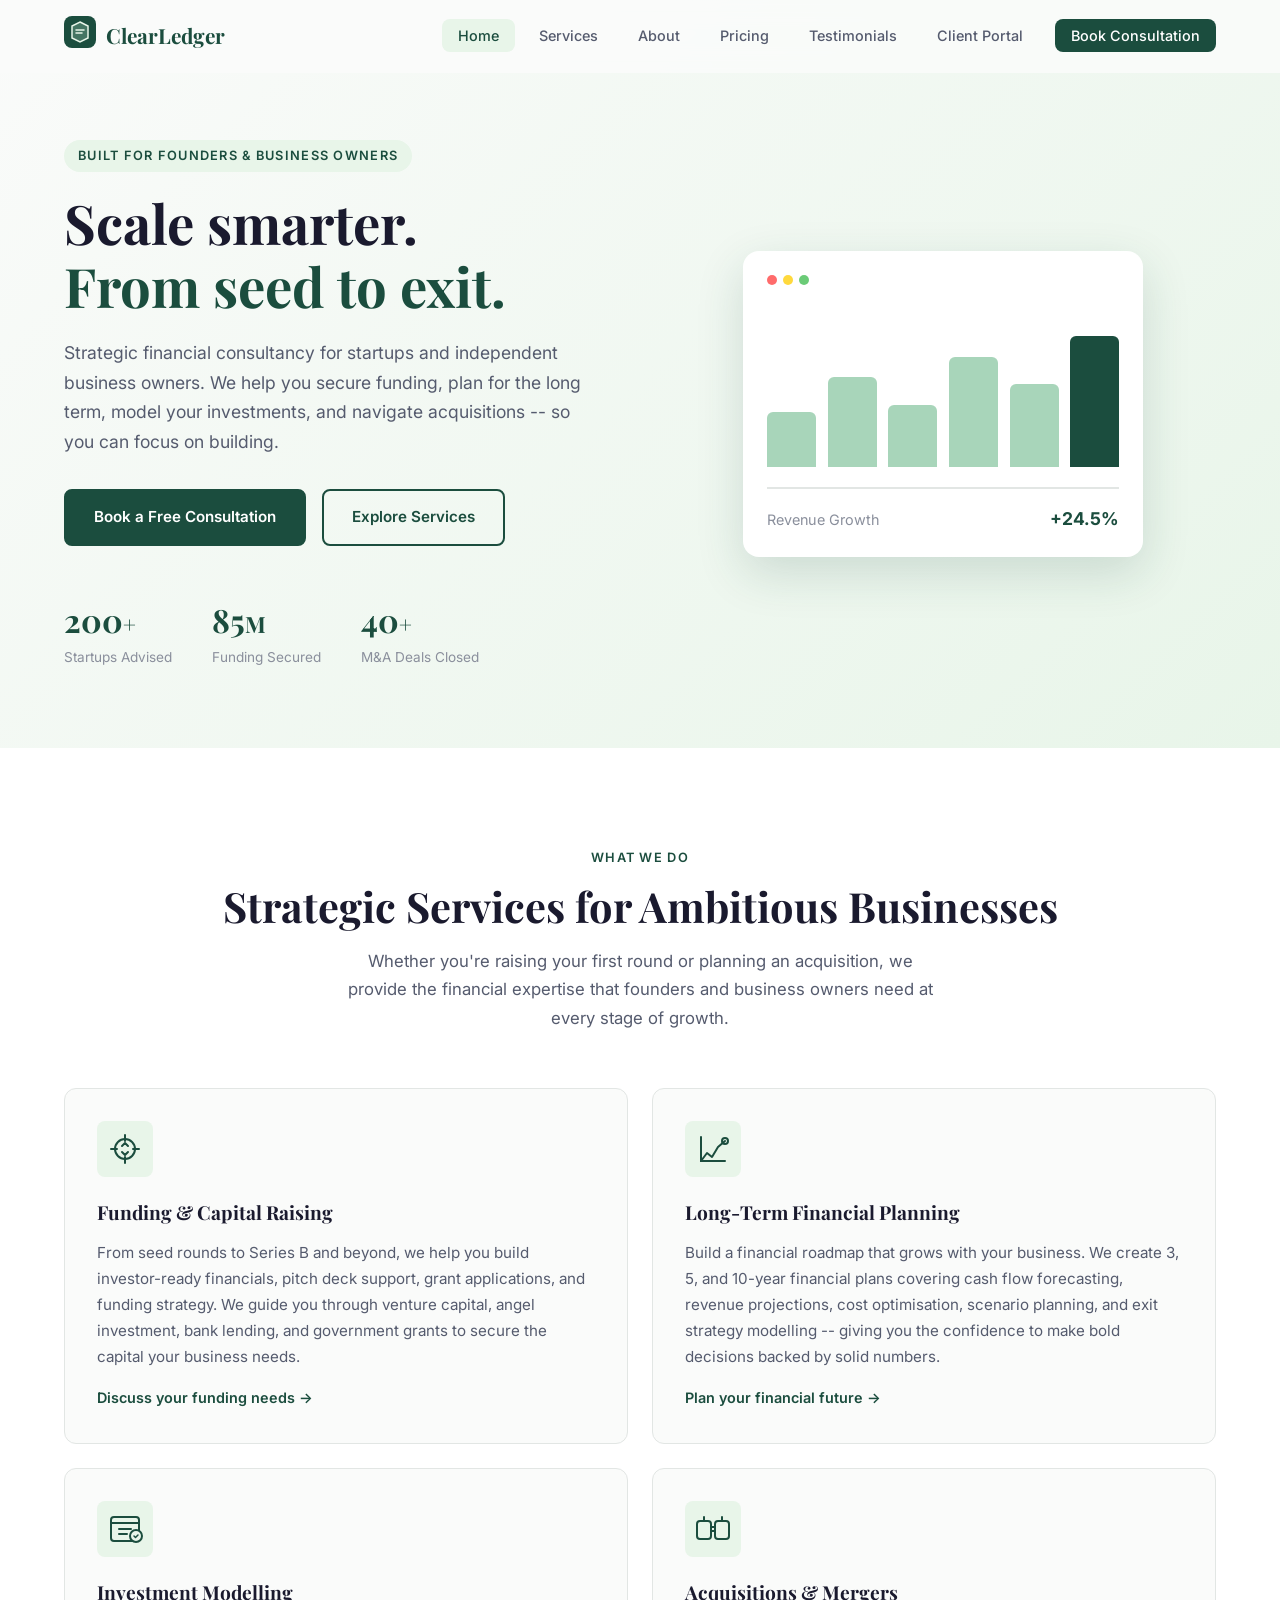
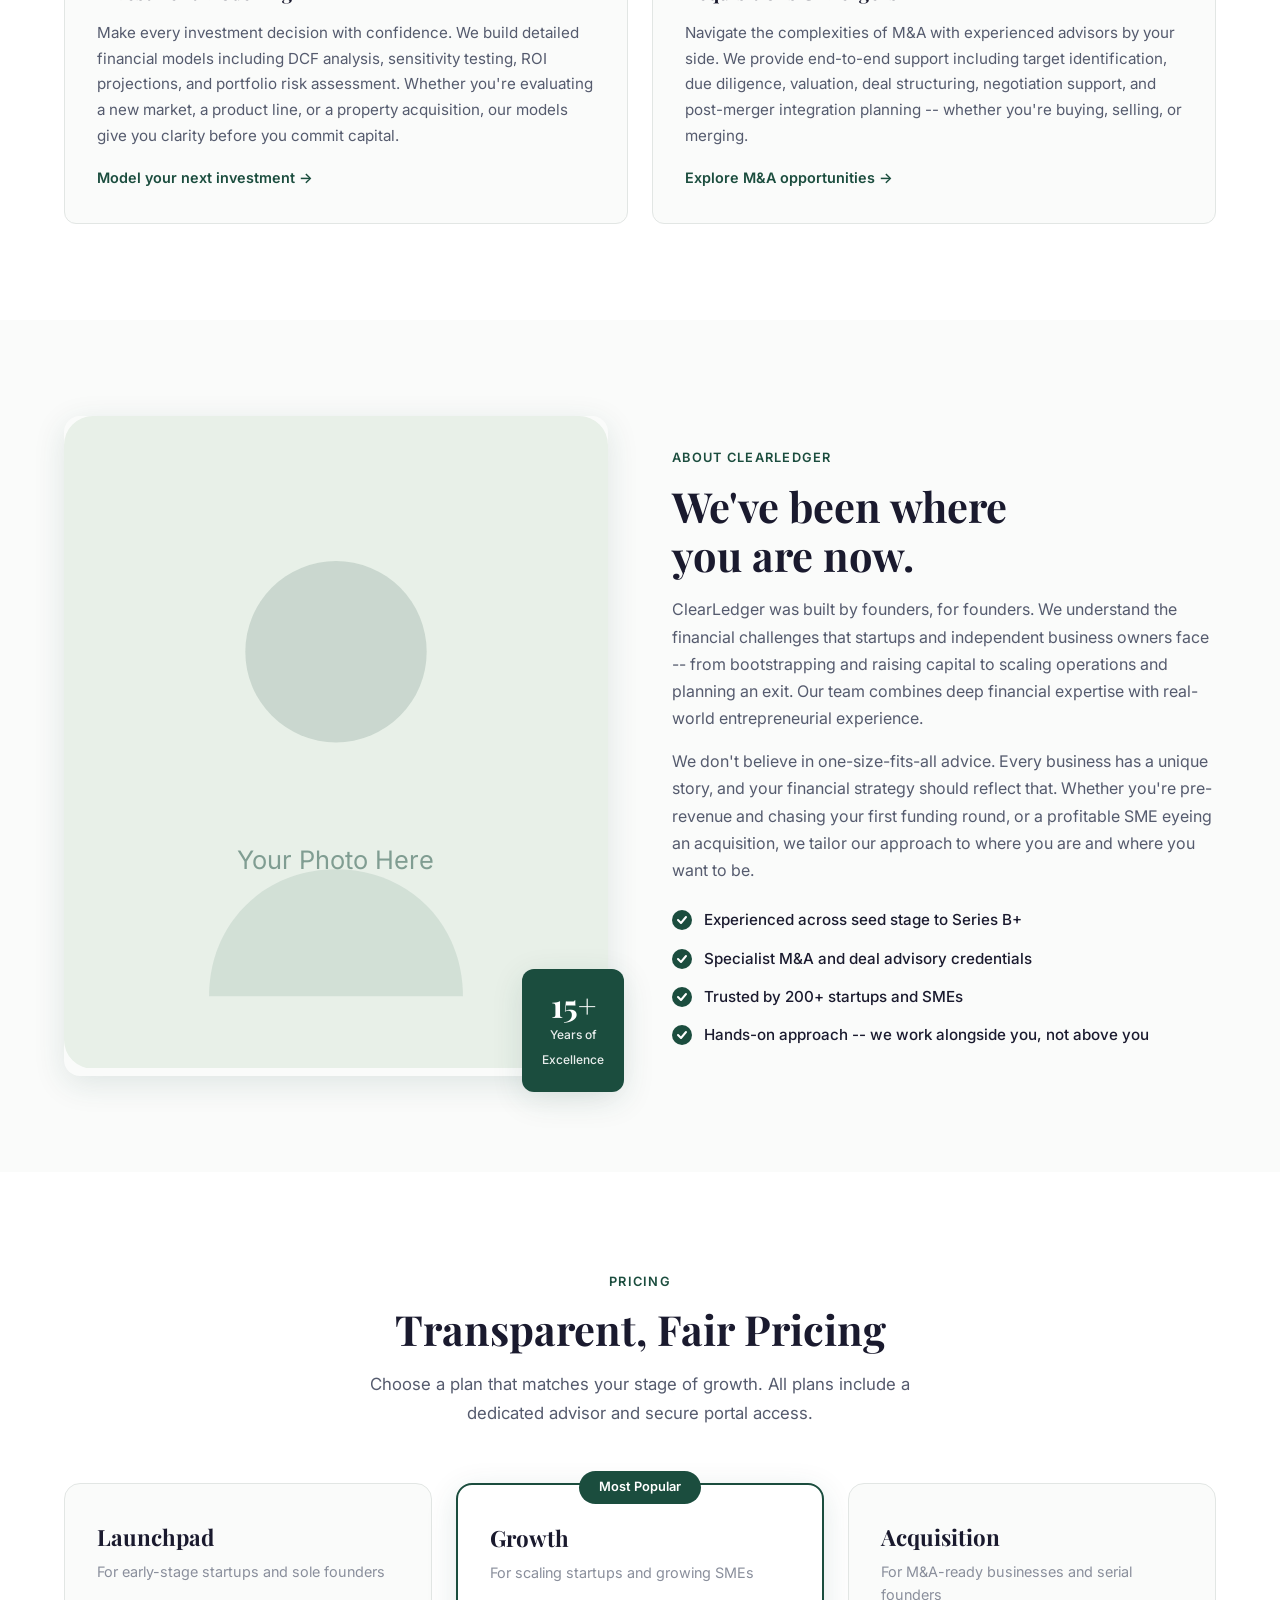
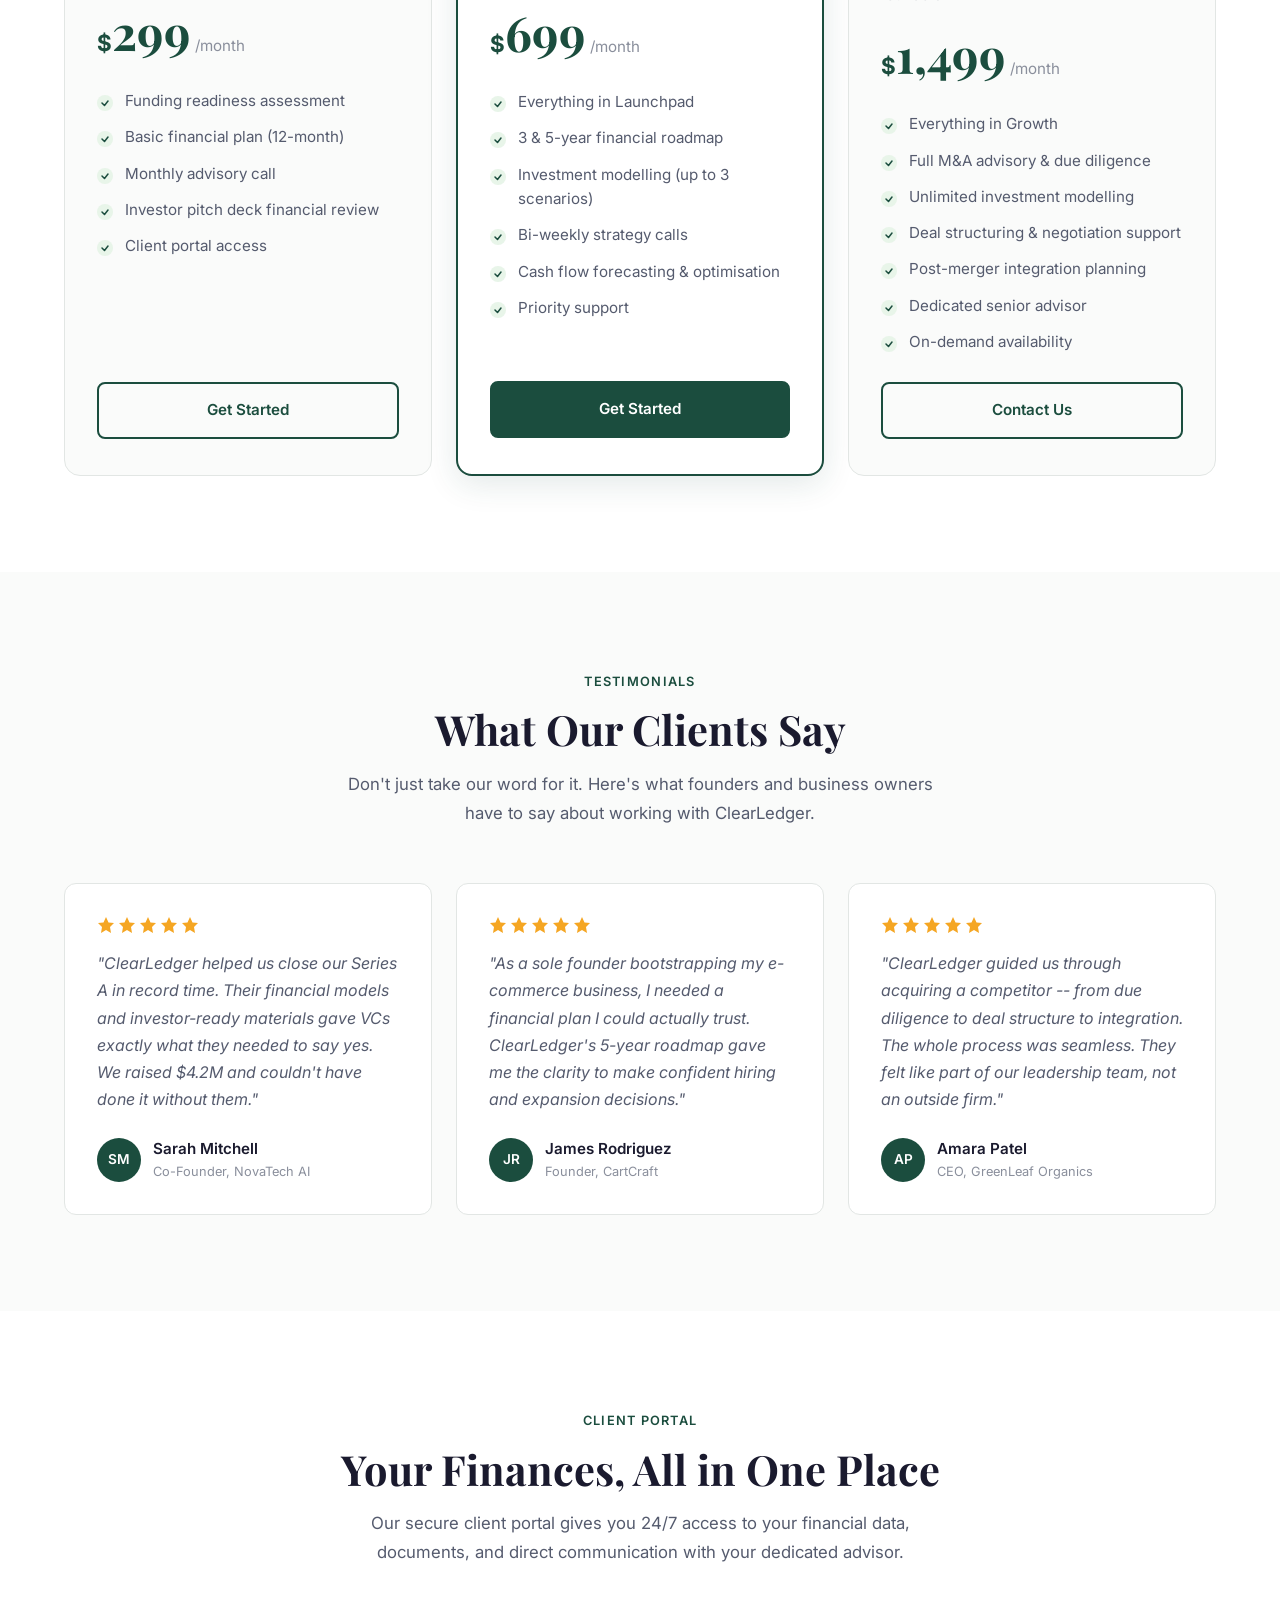
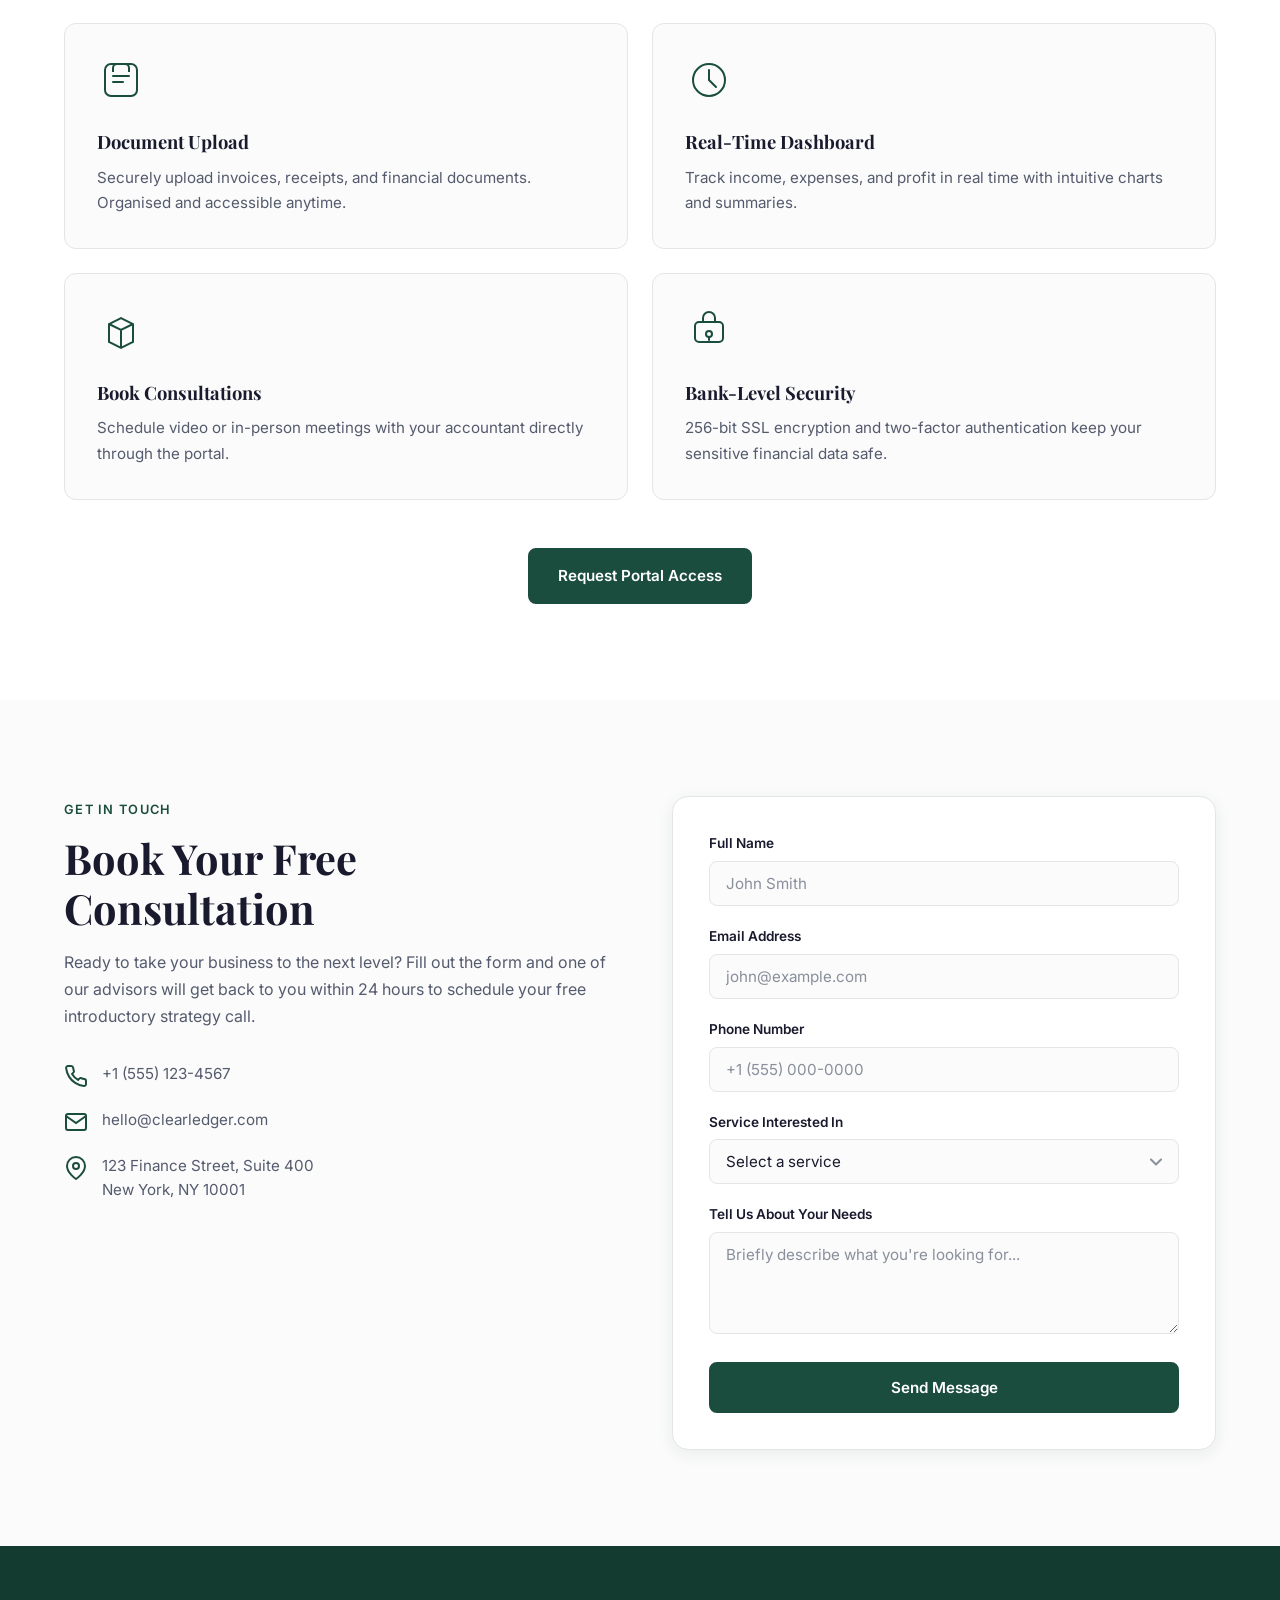
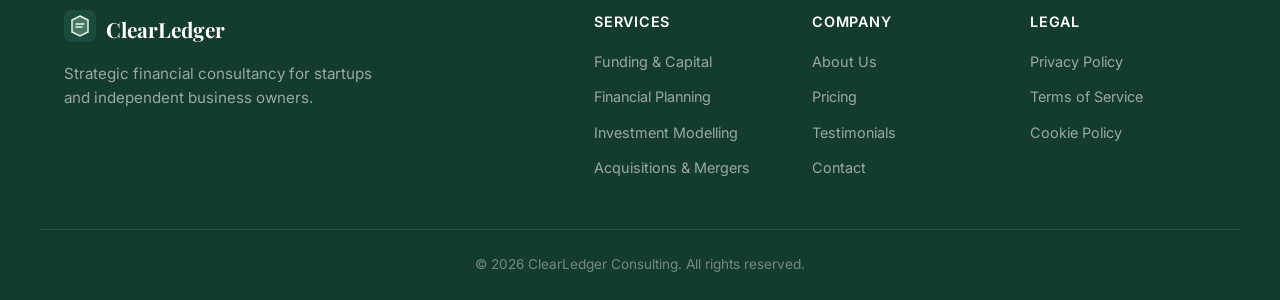
<file: index.html>
<!DOCTYPE html>
<html lang="en">
<head>
  <meta charset="UTF-8">
  <meta name="viewport" content="width=device-width, initial-scale=1.0">
  <meta name="description" content="Strategic financial consultancy for startups and independent business owners. Funding, long-term financial planning, investment modelling, and M&A advisory.">
  <title>ClearLedger Consulting | Financial Strategy for Startups & Founders</title>
  <link rel="stylesheet" href="css/styles.css">
  <link rel="preconnect" href="https://fonts.googleapis.com">
  <link rel="preconnect" href="https://fonts.gstatic.com" crossorigin>
  <link href="https://fonts.googleapis.com/css2?family=Inter:wght@300;400;500;600;700&family=Playfair+Display:wght@600;700&display=swap" rel="stylesheet">
</head>
<body>
  <!-- ========== NAVIGATION ========== -->
  <header class="header" id="header">
    <nav class="nav container">
      <a href="#home" class="nav__logo">
        <span class="logo-icon" aria-hidden="true">
          <svg width="32" height="32" viewBox="0 0 32 32" fill="none" xmlns="http://www.w3.org/2000/svg">
            <rect width="32" height="32" rx="8" fill="#1B4D3E"/>
            <path d="M8 22V10l8-4 8 4v12l-8 4-8-4z" fill="#A8D5BA" opacity="0.3"/>
            <path d="M16 6l8 4v12l-8 4-8-4V10l8-4z" stroke="#E8F5E9" stroke-width="1.5" fill="none"/>
            <path d="M12 14h8M12 17h6" stroke="#E8F5E9" stroke-width="1.5" stroke-linecap="round"/>
          </svg>
        </span>
        <span class="logo-text">ClearLedger</span>
      </a>

      <button class="nav__toggle" id="nav-toggle" aria-label="Toggle navigation" aria-expanded="false">
        <span class="hamburger"></span>
      </button>

      <ul class="nav__menu" id="nav-menu" role="menubar">
        <li role="none"><a href="#home" class="nav__link active" role="menuitem">Home</a></li>
        <li role="none"><a href="#services" class="nav__link" role="menuitem">Services</a></li>
        <li role="none"><a href="#about" class="nav__link" role="menuitem">About</a></li>
        <li role="none"><a href="#pricing" class="nav__link" role="menuitem">Pricing</a></li>
        <li role="none"><a href="#testimonials" class="nav__link" role="menuitem">Testimonials</a></li>
        <li role="none"><a href="#portal" class="nav__link" role="menuitem">Client Portal</a></li>
        <li role="none"><a href="#contact" class="nav__link nav__link--cta" role="menuitem">Book Consultation</a></li>
      </ul>
    </nav>
  </header>

  <main>
    <!-- ========== HERO SECTION ========== -->
    <section class="hero" id="home">
      <div class="container hero__container">
        <div class="hero__content">
          <p class="hero__tag">Built for Founders & Business Owners</p>
          <h1 class="hero__title">
            Scale smarter.<br>
            <span class="hero__title--accent">From seed to exit.</span>
          </h1>
          <p class="hero__description">
            Strategic financial consultancy for startups and independent business owners.
            We help you secure funding, plan for the long term, model your investments,
            and navigate acquisitions -- so you can focus on building.
          </p>
          <div class="hero__actions">
            <a href="#contact" class="btn btn--primary">Book a Free Consultation</a>
            <a href="#services" class="btn btn--outline">Explore Services</a>
          </div>
          <div class="hero__stats">
            <div class="stat">
              <span class="stat__number" data-target="200">0</span><span class="stat__suffix">+</span>
              <span class="stat__label">Startups Advised</span>
            </div>
            <div class="stat">
              <span class="stat__number" data-target="85">0</span><span class="stat__suffix">M</span>
              <span class="stat__label">Funding Secured</span>
            </div>
            <div class="stat">
              <span class="stat__number" data-target="40">0</span><span class="stat__suffix">+</span>
              <span class="stat__label">M&A Deals Closed</span>
            </div>
          </div>
        </div>
        <div class="hero__visual">
          <div class="hero__card">
            <div class="hero__card-header">
              <span class="hero__card-dot"></span>
              <span class="hero__card-dot"></span>
              <span class="hero__card-dot"></span>
            </div>
            <div class="hero__card-chart">
              <div class="chart-bar" style="--height: 40%;" aria-hidden="true"></div>
              <div class="chart-bar" style="--height: 65%;" aria-hidden="true"></div>
              <div class="chart-bar" style="--height: 45%;" aria-hidden="true"></div>
              <div class="chart-bar" style="--height: 80%;" aria-hidden="true"></div>
              <div class="chart-bar" style="--height: 60%;" aria-hidden="true"></div>
              <div class="chart-bar chart-bar--accent" style="--height: 95%;" aria-hidden="true"></div>
            </div>
            <div class="hero__card-footer">
              <span class="hero__card-label">Revenue Growth</span>
              <span class="hero__card-value">+24.5%</span>
            </div>
          </div>
        </div>
      </div>
    </section>

    <!-- ========== SERVICES SECTION ========== -->
    <section class="services" id="services">
      <div class="container">
        <div class="section-header">
          <p class="section-tag">What We Do</p>
          <h2 class="section-title">Strategic Services for Ambitious Businesses</h2>
          <p class="section-subtitle">Whether you're raising your first round or planning an acquisition, we provide the financial expertise that founders and business owners need at every stage of growth.</p>
        </div>

        <div class="services__grid">
          <article class="service-card">
            <div class="service-card__icon">
              <svg width="40" height="40" viewBox="0 0 40 40" fill="none"><path d="M20 6v6m0 16v6M6 20h6m16 0h6" stroke="currentColor" stroke-width="2" stroke-linecap="round"/><circle cx="20" cy="20" r="10" stroke="currentColor" stroke-width="2"/><path d="M17 17l3-3 3 3M17 23l3 3 3-3" stroke="currentColor" stroke-width="2" stroke-linecap="round" stroke-linejoin="round"/></svg>
            </div>
            <h3 class="service-card__title">Funding & Capital Raising</h3>
            <p class="service-card__text">From seed rounds to Series B and beyond, we help you build investor-ready financials, pitch deck support, grant applications, and funding strategy. We guide you through venture capital, angel investment, bank lending, and government grants to secure the capital your business needs.</p>
            <a href="#contact" class="service-card__link">Discuss your funding needs &rarr;</a>
          </article>

          <article class="service-card">
            <div class="service-card__icon">
              <svg width="40" height="40" viewBox="0 0 40 40" fill="none"><path d="M8 32l6-8 5 4 6-10 7-6" stroke="currentColor" stroke-width="2" stroke-linecap="round" stroke-linejoin="round"/><circle cx="32" cy="12" r="3" stroke="currentColor" stroke-width="2"/><path d="M8 8v24h24" stroke="currentColor" stroke-width="2" stroke-linecap="round"/></svg>
            </div>
            <h3 class="service-card__title">Long-Term Financial Planning</h3>
            <p class="service-card__text">Build a financial roadmap that grows with your business. We create 3, 5, and 10-year financial plans covering cash flow forecasting, revenue projections, cost optimisation, scenario planning, and exit strategy modelling -- giving you the confidence to make bold decisions backed by solid numbers.</p>
            <a href="#contact" class="service-card__link">Plan your financial future &rarr;</a>
          </article>

          <article class="service-card">
            <div class="service-card__icon">
              <svg width="40" height="40" viewBox="0 0 40 40" fill="none"><rect x="6" y="8" width="28" height="24" rx="3" stroke="currentColor" stroke-width="2"/><path d="M6 14h28" stroke="currentColor" stroke-width="2"/><path d="M14 20h12M14 25h8" stroke="currentColor" stroke-width="2" stroke-linecap="round"/><circle cx="31" cy="27" r="6" fill="#E8F5E9" stroke="currentColor" stroke-width="2"/><path d="M29 27l1.5 1.5L33 26" stroke="currentColor" stroke-width="1.5" stroke-linecap="round" stroke-linejoin="round"/></svg>
            </div>
            <h3 class="service-card__title">Investment Modelling</h3>
            <p class="service-card__text">Make every investment decision with confidence. We build detailed financial models including DCF analysis, sensitivity testing, ROI projections, and portfolio risk assessment. Whether you're evaluating a new market, a product line, or a property acquisition, our models give you clarity before you commit capital.</p>
            <a href="#contact" class="service-card__link">Model your next investment &rarr;</a>
          </article>

          <article class="service-card">
            <div class="service-card__icon">
              <svg width="40" height="40" viewBox="0 0 40 40" fill="none"><rect x="4" y="12" width="14" height="18" rx="3" stroke="currentColor" stroke-width="2"/><rect x="22" y="12" width="14" height="18" rx="3" stroke="currentColor" stroke-width="2"/><path d="M18 18h4M18 22h4" stroke="currentColor" stroke-width="2" stroke-linecap="round"/><path d="M11 8v4M29 8v4" stroke="currentColor" stroke-width="2" stroke-linecap="round"/></svg>
            </div>
            <h3 class="service-card__title">Acquisitions & Mergers</h3>
            <p class="service-card__text">Navigate the complexities of M&A with experienced advisors by your side. We provide end-to-end support including target identification, due diligence, valuation, deal structuring, negotiation support, and post-merger integration planning -- whether you're buying, selling, or merging.</p>
            <a href="#contact" class="service-card__link">Explore M&A opportunities &rarr;</a>
          </article>
        </div>
      </div>
    </section>

    <!-- ========== ABOUT SECTION ========== -->
    <section class="about" id="about">
      <div class="container about__container">
        <div class="about__image">
          <div class="about__image-card">
            <div class="about__badge">
              <span class="about__badge-number">15+</span>
              <span class="about__badge-text">Years of<br>Excellence</span>
            </div>
            <div class="about__portrait">
              <svg viewBox="0 0 300 360" fill="none" xmlns="http://www.w3.org/2000/svg" aria-hidden="true">
                <rect width="300" height="360" rx="16" fill="#E8F0E8"/>
                <circle cx="150" cy="130" r="50" fill="#1B4D3E" opacity="0.15"/>
                <path d="M80 320c0-40 30-70 70-70s70 30 70 70" fill="#1B4D3E" opacity="0.1"/>
                <text x="150" y="250" text-anchor="middle" fill="#1B4D3E" font-size="14" font-family="Inter, sans-serif" opacity="0.5">Your Photo Here</text>
              </svg>
            </div>
          </div>
        </div>
        <div class="about__content">
          <p class="section-tag">About ClearLedger</p>
          <h2 class="section-title">We've been where<br>you are now.</h2>
          <p class="about__text">
            ClearLedger was built by founders, for founders. We understand the financial challenges that
            startups and independent business owners face -- from bootstrapping and raising capital to
            scaling operations and planning an exit. Our team combines deep financial expertise with
            real-world entrepreneurial experience.
          </p>
          <p class="about__text">
            We don't believe in one-size-fits-all advice. Every business has a unique story, and your
            financial strategy should reflect that. Whether you're pre-revenue and chasing your first
            funding round, or a profitable SME eyeing an acquisition, we tailor our approach to where
            you are and where you want to be.
          </p>
          <ul class="about__highlights">
            <li>
              <svg width="20" height="20" viewBox="0 0 20 20" fill="none"><circle cx="10" cy="10" r="10" fill="#1B4D3E"/><path d="M6 10l3 3 5-6" stroke="white" stroke-width="2" stroke-linecap="round" stroke-linejoin="round"/></svg>
              Experienced across seed stage to Series B+
            </li>
            <li>
              <svg width="20" height="20" viewBox="0 0 20 20" fill="none"><circle cx="10" cy="10" r="10" fill="#1B4D3E"/><path d="M6 10l3 3 5-6" stroke="white" stroke-width="2" stroke-linecap="round" stroke-linejoin="round"/></svg>
              Specialist M&A and deal advisory credentials
            </li>
            <li>
              <svg width="20" height="20" viewBox="0 0 20 20" fill="none"><circle cx="10" cy="10" r="10" fill="#1B4D3E"/><path d="M6 10l3 3 5-6" stroke="white" stroke-width="2" stroke-linecap="round" stroke-linejoin="round"/></svg>
              Trusted by 200+ startups and SMEs
            </li>
            <li>
              <svg width="20" height="20" viewBox="0 0 20 20" fill="none"><circle cx="10" cy="10" r="10" fill="#1B4D3E"/><path d="M6 10l3 3 5-6" stroke="white" stroke-width="2" stroke-linecap="round" stroke-linejoin="round"/></svg>
              Hands-on approach -- we work alongside you, not above you
            </li>
          </ul>
        </div>
      </div>
    </section>

    <!-- ========== PRICING SECTION ========== -->
    <section class="pricing" id="pricing">
      <div class="container">
        <div class="section-header">
          <p class="section-tag">Pricing</p>
          <h2 class="section-title">Transparent, Fair Pricing</h2>
          <p class="section-subtitle">Choose a plan that matches your stage of growth. All plans include a dedicated advisor and secure portal access.</p>
        </div>

        <div class="pricing__grid">
          <article class="pricing-card">
            <div class="pricing-card__header">
              <h3 class="pricing-card__name">Launchpad</h3>
              <p class="pricing-card__desc">For early-stage startups and sole founders</p>
            </div>
            <div class="pricing-card__price">
              <span class="pricing-card__currency">$</span>
              <span class="pricing-card__amount">299</span>
              <span class="pricing-card__period">/month</span>
            </div>
            <ul class="pricing-card__features">
              <li>Funding readiness assessment</li>
              <li>Basic financial plan (12-month)</li>
              <li>Monthly advisory call</li>
              <li>Investor pitch deck financial review</li>
              <li>Client portal access</li>
            </ul>
            <a href="#contact" class="btn btn--outline btn--block">Get Started</a>
          </article>

          <article class="pricing-card pricing-card--featured">
            <div class="pricing-card__badge">Most Popular</div>
            <div class="pricing-card__header">
              <h3 class="pricing-card__name">Growth</h3>
              <p class="pricing-card__desc">For scaling startups and growing SMEs</p>
            </div>
            <div class="pricing-card__price">
              <span class="pricing-card__currency">$</span>
              <span class="pricing-card__amount">699</span>
              <span class="pricing-card__period">/month</span>
            </div>
            <ul class="pricing-card__features">
              <li>Everything in Launchpad</li>
              <li>3 &amp; 5-year financial roadmap</li>
              <li>Investment modelling (up to 3 scenarios)</li>
              <li>Bi-weekly strategy calls</li>
              <li>Cash flow forecasting & optimisation</li>
              <li>Priority support</li>
            </ul>
            <a href="#contact" class="btn btn--primary btn--block">Get Started</a>
          </article>

          <article class="pricing-card">
            <div class="pricing-card__header">
              <h3 class="pricing-card__name">Acquisition</h3>
              <p class="pricing-card__desc">For M&A-ready businesses and serial founders</p>
            </div>
            <div class="pricing-card__price">
              <span class="pricing-card__currency">$</span>
              <span class="pricing-card__amount">1,499</span>
              <span class="pricing-card__period">/month</span>
            </div>
            <ul class="pricing-card__features">
              <li>Everything in Growth</li>
              <li>Full M&A advisory & due diligence</li>
              <li>Unlimited investment modelling</li>
              <li>Deal structuring & negotiation support</li>
              <li>Post-merger integration planning</li>
              <li>Dedicated senior advisor</li>
              <li>On-demand availability</li>
            </ul>
            <a href="#contact" class="btn btn--outline btn--block">Contact Us</a>
          </article>
        </div>
      </div>
    </section>

    <!-- ========== TESTIMONIALS SECTION ========== -->
    <section class="testimonials" id="testimonials">
      <div class="container">
        <div class="section-header">
          <p class="section-tag">Testimonials</p>
          <h2 class="section-title">What Our Clients Say</h2>
          <p class="section-subtitle">Don't just take our word for it. Here's what founders and business owners have to say about working with ClearLedger.</p>
        </div>

        <div class="testimonials__grid">
          <article class="testimonial-card">
            <div class="testimonial-card__stars" aria-label="5 out of 5 stars">
              <svg width="18" height="18" viewBox="0 0 18 18"><polygon points="9,1 11.5,6.5 17,7 13,11 14,17 9,14 4,17 5,11 1,7 6.5,6.5" fill="#F5A623"/></svg>
              <svg width="18" height="18" viewBox="0 0 18 18"><polygon points="9,1 11.5,6.5 17,7 13,11 14,17 9,14 4,17 5,11 1,7 6.5,6.5" fill="#F5A623"/></svg>
              <svg width="18" height="18" viewBox="0 0 18 18"><polygon points="9,1 11.5,6.5 17,7 13,11 14,17 9,14 4,17 5,11 1,7 6.5,6.5" fill="#F5A623"/></svg>
              <svg width="18" height="18" viewBox="0 0 18 18"><polygon points="9,1 11.5,6.5 17,7 13,11 14,17 9,14 4,17 5,11 1,7 6.5,6.5" fill="#F5A623"/></svg>
              <svg width="18" height="18" viewBox="0 0 18 18"><polygon points="9,1 11.5,6.5 17,7 13,11 14,17 9,14 4,17 5,11 1,7 6.5,6.5" fill="#F5A623"/></svg>
            </div>
            <blockquote class="testimonial-card__quote">
              "ClearLedger helped us close our Series A in record time. Their financial models and investor-ready materials gave VCs exactly what they needed to say yes. We raised $4.2M and couldn't have done it without them."
            </blockquote>
            <div class="testimonial-card__author">
              <div class="testimonial-card__avatar" aria-hidden="true">SM</div>
              <div>
                <p class="testimonial-card__name">Sarah Mitchell</p>
                <p class="testimonial-card__role">Co-Founder, NovaTech AI</p>
              </div>
            </div>
          </article>

          <article class="testimonial-card">
            <div class="testimonial-card__stars" aria-label="5 out of 5 stars">
              <svg width="18" height="18" viewBox="0 0 18 18"><polygon points="9,1 11.5,6.5 17,7 13,11 14,17 9,14 4,17 5,11 1,7 6.5,6.5" fill="#F5A623"/></svg>
              <svg width="18" height="18" viewBox="0 0 18 18"><polygon points="9,1 11.5,6.5 17,7 13,11 14,17 9,14 4,17 5,11 1,7 6.5,6.5" fill="#F5A623"/></svg>
              <svg width="18" height="18" viewBox="0 0 18 18"><polygon points="9,1 11.5,6.5 17,7 13,11 14,17 9,14 4,17 5,11 1,7 6.5,6.5" fill="#F5A623"/></svg>
              <svg width="18" height="18" viewBox="0 0 18 18"><polygon points="9,1 11.5,6.5 17,7 13,11 14,17 9,14 4,17 5,11 1,7 6.5,6.5" fill="#F5A623"/></svg>
              <svg width="18" height="18" viewBox="0 0 18 18"><polygon points="9,1 11.5,6.5 17,7 13,11 14,17 9,14 4,17 5,11 1,7 6.5,6.5" fill="#F5A623"/></svg>
            </div>
            <blockquote class="testimonial-card__quote">
              "As a sole founder bootstrapping my e-commerce business, I needed a financial plan I could actually trust. ClearLedger's 5-year roadmap gave me the clarity to make confident hiring and expansion decisions."
            </blockquote>
            <div class="testimonial-card__author">
              <div class="testimonial-card__avatar" aria-hidden="true">JR</div>
              <div>
                <p class="testimonial-card__name">James Rodriguez</p>
                <p class="testimonial-card__role">Founder, CartCraft</p>
              </div>
            </div>
          </article>

          <article class="testimonial-card">
            <div class="testimonial-card__stars" aria-label="5 out of 5 stars">
              <svg width="18" height="18" viewBox="0 0 18 18"><polygon points="9,1 11.5,6.5 17,7 13,11 14,17 9,14 4,17 5,11 1,7 6.5,6.5" fill="#F5A623"/></svg>
              <svg width="18" height="18" viewBox="0 0 18 18"><polygon points="9,1 11.5,6.5 17,7 13,11 14,17 9,14 4,17 5,11 1,7 6.5,6.5" fill="#F5A623"/></svg>
              <svg width="18" height="18" viewBox="0 0 18 18"><polygon points="9,1 11.5,6.5 17,7 13,11 14,17 9,14 4,17 5,11 1,7 6.5,6.5" fill="#F5A623"/></svg>
              <svg width="18" height="18" viewBox="0 0 18 18"><polygon points="9,1 11.5,6.5 17,7 13,11 14,17 9,14 4,17 5,11 1,7 6.5,6.5" fill="#F5A623"/></svg>
              <svg width="18" height="18" viewBox="0 0 18 18"><polygon points="9,1 11.5,6.5 17,7 13,11 14,17 9,14 4,17 5,11 1,7 6.5,6.5" fill="#F5A623"/></svg>
            </div>
            <blockquote class="testimonial-card__quote">
              "ClearLedger guided us through acquiring a competitor -- from due diligence to deal structure to integration. The whole process was seamless. They felt like part of our leadership team, not an outside firm."
            </blockquote>
            <div class="testimonial-card__author">
              <div class="testimonial-card__avatar" aria-hidden="true">AP</div>
              <div>
                <p class="testimonial-card__name">Amara Patel</p>
                <p class="testimonial-card__role">CEO, GreenLeaf Organics</p>
              </div>
            </div>
          </article>
        </div>
      </div>
    </section>

    <!-- ========== CLIENT PORTAL SECTION ========== -->
    <section class="portal" id="portal">
      <div class="container">
        <div class="section-header">
          <p class="section-tag">Client Portal</p>
          <h2 class="section-title">Your Finances, All in One Place</h2>
          <p class="section-subtitle">Our secure client portal gives you 24/7 access to your financial data, documents, and direct communication with your dedicated advisor.</p>
        </div>

        <div class="portal__grid">
          <div class="portal-feature">
            <div class="portal-feature__icon">
              <svg width="48" height="48" viewBox="0 0 48 48" fill="none"><rect x="8" y="8" width="32" height="32" rx="6" stroke="currentColor" stroke-width="2"/><path d="M16 20h16M16 26h10" stroke="currentColor" stroke-width="2" stroke-linecap="round"/><path d="M32 16v-4a4 4 0 0 0-4-4H20a4 4 0 0 0-4 4v4" stroke="currentColor" stroke-width="2"/></svg>
            </div>
            <h3 class="portal-feature__title">Document Upload</h3>
            <p class="portal-feature__text">Securely upload invoices, receipts, and financial documents. Organised and accessible anytime.</p>
          </div>

          <div class="portal-feature">
            <div class="portal-feature__icon">
              <svg width="48" height="48" viewBox="0 0 48 48" fill="none"><circle cx="24" cy="24" r="16" stroke="currentColor" stroke-width="2"/><path d="M24 14v10l7 7" stroke="currentColor" stroke-width="2" stroke-linecap="round"/></svg>
            </div>
            <h3 class="portal-feature__title">Real-Time Dashboard</h3>
            <p class="portal-feature__text">Track income, expenses, and profit in real time with intuitive charts and summaries.</p>
          </div>

          <div class="portal-feature">
            <div class="portal-feature__icon">
              <svg width="48" height="48" viewBox="0 0 48 48" fill="none"><path d="M12 36V18l12-6 12 6v18l-12 6-12-6z" stroke="currentColor" stroke-width="2"/><path d="M12 18l12 6 12-6M24 24v18" stroke="currentColor" stroke-width="2"/></svg>
            </div>
            <h3 class="portal-feature__title">Book Consultations</h3>
            <p class="portal-feature__text">Schedule video or in-person meetings with your accountant directly through the portal.</p>
          </div>

          <div class="portal-feature">
            <div class="portal-feature__icon">
              <svg width="48" height="48" viewBox="0 0 48 48" fill="none"><rect x="10" y="16" width="28" height="20" rx="4" stroke="currentColor" stroke-width="2"/><path d="M18 16v-4a6 6 0 0 1 12 0v4" stroke="currentColor" stroke-width="2"/><circle cx="24" cy="28" r="3" stroke="currentColor" stroke-width="2"/><path d="M24 31v3" stroke="currentColor" stroke-width="2" stroke-linecap="round"/></svg>
            </div>
            <h3 class="portal-feature__title">Bank-Level Security</h3>
            <p class="portal-feature__text">256-bit SSL encryption and two-factor authentication keep your sensitive financial data safe.</p>
          </div>
        </div>

        <div class="portal__cta">
          <a href="#contact" class="btn btn--primary">Request Portal Access</a>
        </div>
      </div>
    </section>

    <!-- ========== CONTACT SECTION ========== -->
    <section class="contact" id="contact">
      <div class="container contact__container">
        <div class="contact__info">
          <p class="section-tag">Get In Touch</p>
          <h2 class="section-title">Book Your Free<br>Consultation</h2>
          <p class="contact__text">
            Ready to take your business to the next level? Fill out the form and one of our
            advisors will get back to you within 24 hours to schedule your free
            introductory strategy call.
          </p>
          <div class="contact__details">
            <div class="contact__detail">
              <svg width="24" height="24" viewBox="0 0 24 24" fill="none"><path d="M22 16.92v3a2 2 0 01-2.18 2 19.79 19.79 0 01-8.63-3.07 19.5 19.5 0 01-6-6A19.79 19.79 0 012.12 4.18 2 2 0 014.11 2h3a2 2 0 012 1.72c.127.96.361 1.903.7 2.81a2 2 0 01-.45 2.11L8.09 9.91a16 16 0 006 6l1.27-1.27a2 2 0 012.11-.45c.907.339 1.85.573 2.81.7A2 2 0 0122 16.92z" stroke="currentColor" stroke-width="2"/></svg>
              <span>+1 (555) 123-4567</span>
            </div>
            <div class="contact__detail">
              <svg width="24" height="24" viewBox="0 0 24 24" fill="none"><path d="M4 4h16c1.1 0 2 .9 2 2v12c0 1.1-.9 2-2 2H4c-1.1 0-2-.9-2-2V6c0-1.1.9-2 2-2z" stroke="currentColor" stroke-width="2"/><path d="M22 6l-10 7L2 6" stroke="currentColor" stroke-width="2"/></svg>
              <span>hello@clearledger.com</span>
            </div>
            <div class="contact__detail">
              <svg width="24" height="24" viewBox="0 0 24 24" fill="none"><path d="M21 10c0 7-9 13-9 13s-9-6-9-13a9 9 0 0118 0z" stroke="currentColor" stroke-width="2"/><circle cx="12" cy="10" r="3" stroke="currentColor" stroke-width="2"/></svg>
              <span>123 Finance Street, Suite 400<br>New York, NY 10001</span>
            </div>
          </div>
        </div>

        <form class="contact__form" id="contact-form" novalidate>
          <div class="form-group">
            <label for="name" class="form-label">Full Name</label>
            <input type="text" id="name" name="name" class="form-input" placeholder="John Smith" required>
            <span class="form-error" id="name-error">Please enter your name</span>
          </div>
          <div class="form-group">
            <label for="email" class="form-label">Email Address</label>
            <input type="email" id="email" name="email" class="form-input" placeholder="john@example.com" required>
            <span class="form-error" id="email-error">Please enter a valid email</span>
          </div>
          <div class="form-group">
            <label for="phone" class="form-label">Phone Number</label>
            <input type="tel" id="phone" name="phone" class="form-input" placeholder="+1 (555) 000-0000">
          </div>
          <div class="form-group">
            <label for="service" class="form-label">Service Interested In</label>
            <select id="service" name="service" class="form-input form-select" required>
              <option value="" disabled selected>Select a service</option>
              <option value="funding">Funding & Capital Raising</option>
              <option value="planning">Long-Term Financial Planning</option>
              <option value="modelling">Investment Modelling</option>
              <option value="ma">Acquisitions & Mergers</option>
              <option value="other">Other / Not Sure</option>
            </select>
            <span class="form-error" id="service-error">Please select a service</span>
          </div>
          <div class="form-group">
            <label for="message" class="form-label">Tell Us About Your Needs</label>
            <textarea id="message" name="message" class="form-input form-textarea" rows="4" placeholder="Briefly describe what you're looking for..."></textarea>
          </div>
          <button type="submit" class="btn btn--primary btn--block">
            <span class="btn__text">Send Message</span>
            <span class="btn__loading" aria-hidden="true">Sending...</span>
          </button>
          <div class="form-success" id="form-success">
            <svg width="24" height="24" viewBox="0 0 24 24" fill="none"><circle cx="12" cy="12" r="10" fill="#1B4D3E"/><path d="M8 12l3 3 5-6" stroke="white" stroke-width="2" stroke-linecap="round" stroke-linejoin="round"/></svg>
            <p>Thank you! We'll be in touch within 24 hours to schedule your free strategy call.</p>
          </div>
        </form>
      </div>
    </section>
  </main>

  <!-- ========== FOOTER ========== -->
  <footer class="footer">
    <div class="container footer__container">
      <div class="footer__brand">
        <a href="#home" class="nav__logo">
          <span class="logo-icon" aria-hidden="true">
            <svg width="32" height="32" viewBox="0 0 32 32" fill="none" xmlns="http://www.w3.org/2000/svg">
              <rect width="32" height="32" rx="8" fill="#1B4D3E"/>
              <path d="M8 22V10l8-4 8 4v12l-8 4-8-4z" fill="#A8D5BA" opacity="0.3"/>
              <path d="M16 6l8 4v12l-8 4-8-4V10l8-4z" stroke="#E8F5E9" stroke-width="1.5" fill="none"/>
              <path d="M12 14h8M12 17h6" stroke="#E8F5E9" stroke-width="1.5" stroke-linecap="round"/>
            </svg>
          </span>
          <span class="logo-text">ClearLedger</span>
        </a>
        <p class="footer__tagline">Strategic financial consultancy for startups and independent business owners.</p>
      </div>

      <div class="footer__links">
        <div class="footer__col">
          <h4 class="footer__heading">Services</h4>
          <ul>
            <li><a href="#services">Funding & Capital</a></li>
            <li><a href="#services">Financial Planning</a></li>
            <li><a href="#services">Investment Modelling</a></li>
            <li><a href="#services">Acquisitions & Mergers</a></li>
          </ul>
        </div>
        <div class="footer__col">
          <h4 class="footer__heading">Company</h4>
          <ul>
            <li><a href="#about">About Us</a></li>
            <li><a href="#pricing">Pricing</a></li>
            <li><a href="#testimonials">Testimonials</a></li>
            <li><a href="#contact">Contact</a></li>
          </ul>
        </div>
        <div class="footer__col">
          <h4 class="footer__heading">Legal</h4>
          <ul>
            <li><a href="#privacy">Privacy Policy</a></li>
            <li><a href="#terms">Terms of Service</a></li>
            <li><a href="#cookies">Cookie Policy</a></li>
          </ul>
        </div>
      </div>
    </div>

    <div class="footer__bottom container">
      <p>&copy; 2026 ClearLedger Consulting. All rights reserved.</p>
    </div>
  </footer>

  <script src="js/main.js"></script>
</body>
</html>
</file>
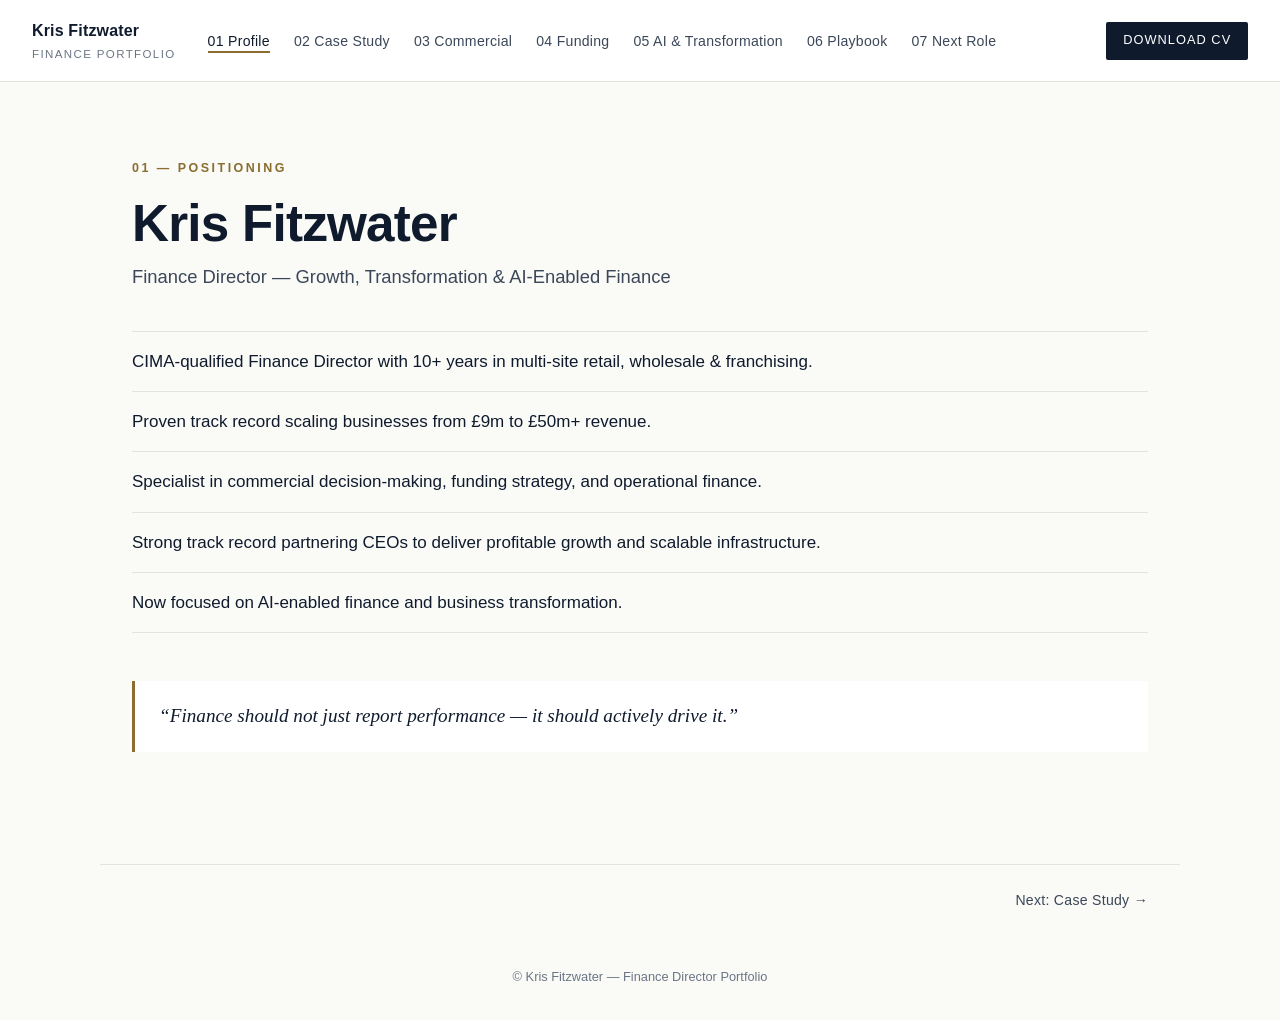
<file: portfolio/index.html>
<!doctype html>
<html lang="en">
<head>
  <meta charset="utf-8">
  <meta name="viewport" content="width=device-width,initial-scale=1">
  <title>Kris Fitzwater — Finance Director Portfolio</title>
  <meta name="description" content="Portfolio of Kris Fitzwater, CIMA-qualified Finance Director specialising in growth, transformation and AI-enabled finance.">
  <link rel="stylesheet" href="css/style.css">
</head>
<body>
  <header class="site-header">
    <a class="brand" href="index.html">Kris Fitzwater<small>Finance Portfolio</small></a>
    <nav class="primary-nav" aria-label="Portfolio sections">
      <ol>
        <li><a href="index.html" aria-current="page">01 Profile</a></li>
        <li><a href="case-study.html">02 Case Study</a></li>
        <li><a href="commercial.html">03 Commercial</a></li>
        <li><a href="funding.html">04 Funding</a></li>
        <li><a href="transformation.html">05 AI &amp; Transformation</a></li>
        <li><a href="playbook.html">06 Playbook</a></li>
        <li><a href="next-role.html">07 Next Role</a></li>
      </ol>
    </nav>
    <a class="cv-download" href="assets/Kris-Fitzwater-CV.pdf" download>Download CV</a>
  </header>

  <main class="slide" id="top">
    <p class="eyebrow">01 — Positioning</p>
    <h1>Kris Fitzwater</h1>
    <p class="tagline">Finance Director — Growth, Transformation &amp; AI-Enabled Finance</p>

    <ul class="profile-lede">
      <li>CIMA-qualified Finance Director with 10+ years in multi-site retail, wholesale &amp; franchising.</li>
      <li>Proven track record scaling businesses from £9m to £50m+ revenue.</li>
      <li>Specialist in commercial decision-making, funding strategy, and operational finance.</li>
      <li>Strong track record partnering CEOs to deliver profitable growth and scalable infrastructure.</li>
      <li>Now focused on AI-enabled finance and business transformation.</li>
    </ul>

    <blockquote class="pull-quote">
      “Finance should not just report performance — it should actively drive it.”
    </blockquote>
  </main>

  <nav class="slide-nav" aria-label="Slide navigation">
    <span class="spacer">&larr; Previous</span>
    <a href="case-study.html">Next: Case Study &rarr;</a>
  </nav>

  <footer class="site-footer">
    &copy; Kris Fitzwater — Finance Director Portfolio
  </footer>
</body>
</html>
</file>
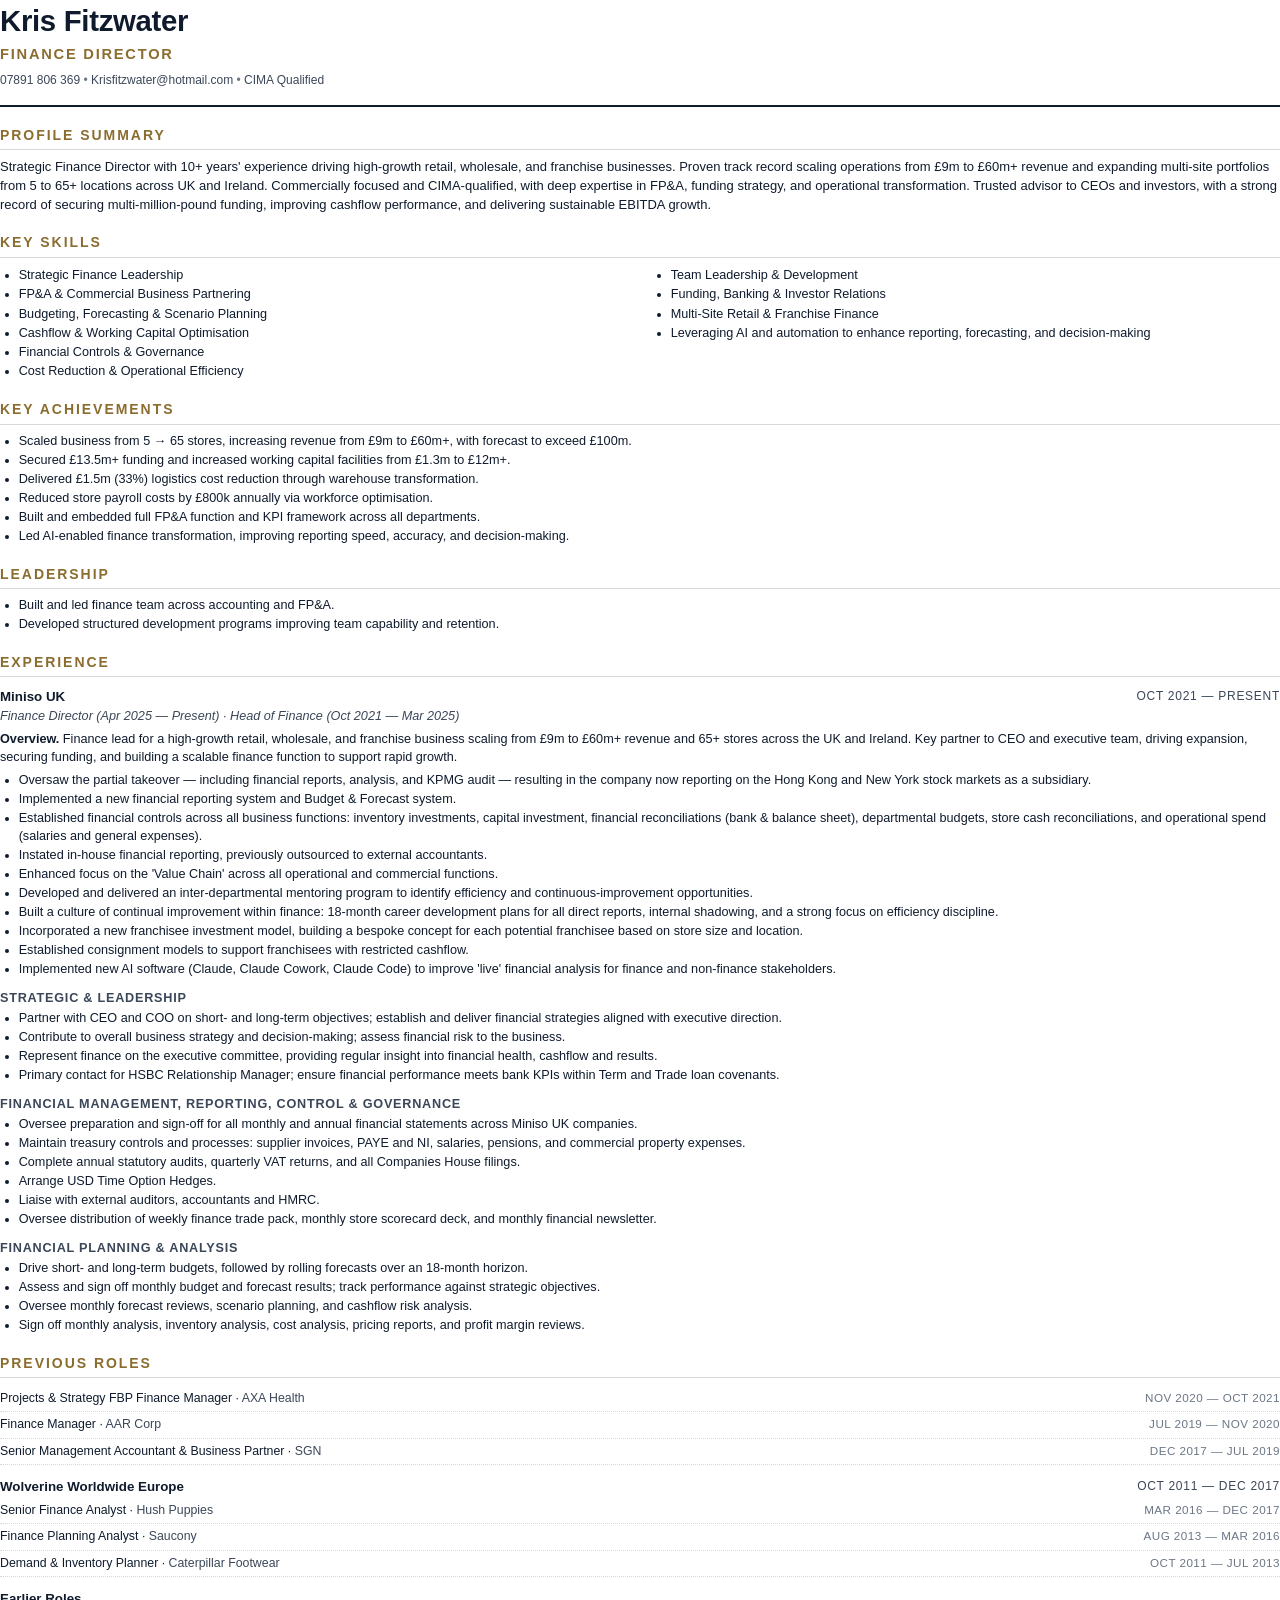
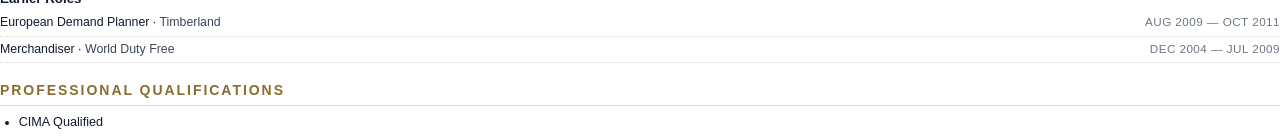
<file: cv-source.html>
<!doctype html>
<html lang="en">
<head>
<meta charset="utf-8">
<title>Kris Fitzwater — Curriculum Vitae</title>
<style>
  @page {
    size: A4;
    margin: 18mm 16mm 16mm;
    @bottom-right {
      content: "Kris Fitzwater — CV  |  Page " counter(page) " of " counter(pages);
      font-family: "Helvetica", "Arial", sans-serif;
      font-size: 8pt;
      color: #6b7685;
    }
  }

  :root {
    --ink: #0f1b2d;
    --ink-soft: #3b4758;
    --muted: #6b7685;
    --accent: #8a6d2f;
    --rule: #d9d8d2;
  }

  * { box-sizing: border-box; }

  html, body {
    margin: 0;
    padding: 0;
    font-family: "Helvetica", "Arial", sans-serif;
    font-size: 9.5pt;
    line-height: 1.4;
    color: var(--ink);
  }

  header.cv-head {
    border-bottom: 2px solid var(--ink);
    padding-bottom: 8pt;
    margin-bottom: 12pt;
  }
  h1 {
    font-size: 22pt;
    margin: 0;
    letter-spacing: -0.01em;
    font-weight: 700;
  }
  .role {
    font-size: 11pt;
    color: var(--accent);
    font-weight: 600;
    text-transform: uppercase;
    letter-spacing: 0.12em;
    margin: 2pt 0 6pt;
  }
  .contact {
    font-size: 9pt;
    color: var(--ink-soft);
  }
  .contact span + span::before {
    content: "  •  ";
    color: var(--muted);
  }

  h2 {
    font-size: 10.5pt;
    text-transform: uppercase;
    letter-spacing: 0.14em;
    color: var(--accent);
    border-bottom: 1px solid var(--rule);
    padding-bottom: 3pt;
    margin: 14pt 0 6pt;
    font-weight: 700;
  }

  h3 {
    font-size: 10pt;
    margin: 8pt 0 1pt;
    font-weight: 700;
    color: var(--ink);
  }
  h3 .dates {
    float: right;
    font-weight: 500;
    font-size: 9pt;
    color: var(--ink-soft);
    text-transform: uppercase;
    letter-spacing: 0.06em;
  }

  h4 {
    font-size: 9.5pt;
    font-weight: 700;
    color: var(--ink-soft);
    margin: 8pt 0 2pt;
    text-transform: uppercase;
    letter-spacing: 0.06em;
  }

  p { margin: 0 0 4pt; }

  ul {
    margin: 2pt 0 4pt;
    padding-left: 14pt;
  }
  li { margin: 1pt 0; }

  .skills {
    display: grid;
    grid-template-columns: 1fr 1fr;
    gap: 0 18pt;
    margin: 4pt 0 2pt;
  }
  .skills ul {
    margin: 0;
    padding-left: 14pt;
  }

  .summary {
    font-size: 9.75pt;
    line-height: 1.45;
  }

  .role-sub {
    font-size: 9.5pt;
    color: var(--ink-soft);
    margin: 0 0 4pt;
    font-style: italic;
  }

  .prev-role {
    display: flex;
    justify-content: space-between;
    gap: 12pt;
    border-bottom: 1px dotted var(--rule);
    padding: 3pt 0;
    font-size: 9.25pt;
  }
  .prev-role:last-child { border-bottom: none; }
  .prev-role .title { color: var(--ink); }
  .prev-role .company { color: var(--ink-soft); }
  .prev-role .dates {
    color: var(--muted);
    white-space: nowrap;
    font-size: 8.75pt;
    letter-spacing: 0.04em;
    text-transform: uppercase;
  }
</style>
</head>
<body>

<header class="cv-head">
  <h1>Kris Fitzwater</h1>
  <p class="role">Finance Director</p>
  <p class="contact">
    <span>07891 806 369</span>
    <span>Krisfitzwater@hotmail.com</span>
    <span>CIMA Qualified</span>
  </p>
</header>

<h2>Profile Summary</h2>
<p class="summary">Strategic Finance Director with 10+ years' experience driving high-growth retail, wholesale, and franchise businesses. Proven track record scaling operations from £9m to £60m+ revenue and expanding multi-site portfolios from 5 to 65+ locations across UK and Ireland. Commercially focused and CIMA-qualified, with deep expertise in FP&amp;A, funding strategy, and operational transformation. Trusted advisor to CEOs and investors, with a strong record of securing multi-million-pound funding, improving cashflow performance, and delivering sustainable EBITDA growth.</p>

<h2>Key Skills</h2>
<div class="skills">
  <ul>
    <li>Strategic Finance Leadership</li>
    <li>FP&amp;A &amp; Commercial Business Partnering</li>
    <li>Budgeting, Forecasting &amp; Scenario Planning</li>
    <li>Cashflow &amp; Working Capital Optimisation</li>
    <li>Financial Controls &amp; Governance</li>
    <li>Cost Reduction &amp; Operational Efficiency</li>
  </ul>
  <ul>
    <li>Team Leadership &amp; Development</li>
    <li>Funding, Banking &amp; Investor Relations</li>
    <li>Multi-Site Retail &amp; Franchise Finance</li>
    <li>Leveraging AI and automation to enhance reporting, forecasting, and decision-making</li>
  </ul>
</div>

<h2>Key Achievements</h2>
<ul>
  <li>Scaled business from 5 &rarr; 65 stores, increasing revenue from £9m to £60m+, with forecast to exceed £100m.</li>
  <li>Secured £13.5m+ funding and increased working capital facilities from £1.3m to £12m+.</li>
  <li>Delivered £1.5m (33%) logistics cost reduction through warehouse transformation.</li>
  <li>Reduced store payroll costs by £800k annually via workforce optimisation.</li>
  <li>Built and embedded full FP&amp;A function and KPI framework across all departments.</li>
  <li>Led AI-enabled finance transformation, improving reporting speed, accuracy, and decision-making.</li>
</ul>

<h2>Leadership</h2>
<ul>
  <li>Built and led finance team across accounting and FP&amp;A.</li>
  <li>Developed structured development programs improving team capability and retention.</li>
</ul>

<h2>Experience</h2>

<h3>Miniso UK <span class="dates">Oct 2021 — Present</span></h3>
<p class="role-sub">Finance Director (Apr 2025 — Present) &middot; Head of Finance (Oct 2021 — Mar 2025)</p>
<p><strong>Overview.</strong> Finance lead for a high-growth retail, wholesale, and franchise business scaling from £9m to £60m+ revenue and 65+ stores across the UK and Ireland. Key partner to CEO and executive team, driving expansion, securing funding, and building a scalable finance function to support rapid growth.</p>

<ul>
  <li>Oversaw the partial takeover — including financial reports, analysis, and KPMG audit — resulting in the company now reporting on the Hong Kong and New York stock markets as a subsidiary.</li>
  <li>Implemented a new financial reporting system and Budget &amp; Forecast system.</li>
  <li>Established financial controls across all business functions: inventory investments, capital investment, financial reconciliations (bank &amp; balance sheet), departmental budgets, store cash reconciliations, and operational spend (salaries and general expenses).</li>
  <li>Instated in-house financial reporting, previously outsourced to external accountants.</li>
  <li>Enhanced focus on the 'Value Chain' across all operational and commercial functions.</li>
  <li>Developed and delivered an inter-departmental mentoring program to identify efficiency and continuous-improvement opportunities.</li>
  <li>Built a culture of continual improvement within finance: 18-month career development plans for all direct reports, internal shadowing, and a strong focus on efficiency discipline.</li>
  <li>Incorporated a new franchisee investment model, building a bespoke concept for each potential franchisee based on store size and location.</li>
  <li>Established consignment models to support franchisees with restricted cashflow.</li>
  <li>Implemented new AI software (Claude, Claude Cowork, Claude Code) to improve 'live' financial analysis for finance and non-finance stakeholders.</li>
</ul>

<h4>Strategic &amp; Leadership</h4>
<ul>
  <li>Partner with CEO and COO on short- and long-term objectives; establish and deliver financial strategies aligned with executive direction.</li>
  <li>Contribute to overall business strategy and decision-making; assess financial risk to the business.</li>
  <li>Represent finance on the executive committee, providing regular insight into financial health, cashflow and results.</li>
  <li>Primary contact for HSBC Relationship Manager; ensure financial performance meets bank KPIs within Term and Trade loan covenants.</li>
</ul>

<h4>Financial Management, Reporting, Control &amp; Governance</h4>
<ul>
  <li>Oversee preparation and sign-off for all monthly and annual financial statements across Miniso UK companies.</li>
  <li>Maintain treasury controls and processes: supplier invoices, PAYE and NI, salaries, pensions, and commercial property expenses.</li>
  <li>Complete annual statutory audits, quarterly VAT returns, and all Companies House filings.</li>
  <li>Arrange USD Time Option Hedges.</li>
  <li>Liaise with external auditors, accountants and HMRC.</li>
  <li>Oversee distribution of weekly finance trade pack, monthly store scorecard deck, and monthly financial newsletter.</li>
</ul>

<h4>Financial Planning &amp; Analysis</h4>
<ul>
  <li>Drive short- and long-term budgets, followed by rolling forecasts over an 18-month horizon.</li>
  <li>Assess and sign off monthly budget and forecast results; track performance against strategic objectives.</li>
  <li>Oversee monthly forecast reviews, scenario planning, and cashflow risk analysis.</li>
  <li>Sign off monthly analysis, inventory analysis, cost analysis, pricing reports, and profit margin reviews.</li>
</ul>

<h2>Previous Roles</h2>

<div class="prev-role">
  <span><span class="title">Projects &amp; Strategy FBP Finance Manager</span> &middot; <span class="company">AXA Health</span></span>
  <span class="dates">Nov 2020 — Oct 2021</span>
</div>
<div class="prev-role">
  <span><span class="title">Finance Manager</span> &middot; <span class="company">AAR Corp</span></span>
  <span class="dates">Jul 2019 — Nov 2020</span>
</div>
<div class="prev-role">
  <span><span class="title">Senior Management Accountant &amp; Business Partner</span> &middot; <span class="company">SGN</span></span>
  <span class="dates">Dec 2017 — Jul 2019</span>
</div>

<h3 style="margin-top: 10pt;">Wolverine Worldwide Europe <span class="dates">Oct 2011 — Dec 2017</span></h3>
<div class="prev-role">
  <span><span class="title">Senior Finance Analyst</span> &middot; <span class="company">Hush Puppies</span></span>
  <span class="dates">Mar 2016 — Dec 2017</span>
</div>
<div class="prev-role">
  <span><span class="title">Finance Planning Analyst</span> &middot; <span class="company">Saucony</span></span>
  <span class="dates">Aug 2013 — Mar 2016</span>
</div>
<div class="prev-role">
  <span><span class="title">Demand &amp; Inventory Planner</span> &middot; <span class="company">Caterpillar Footwear</span></span>
  <span class="dates">Oct 2011 — Jul 2013</span>
</div>

<h3 style="margin-top: 10pt;">Earlier Roles</h3>
<div class="prev-role">
  <span><span class="title">European Demand Planner</span> &middot; <span class="company">Timberland</span></span>
  <span class="dates">Aug 2009 — Oct 2011</span>
</div>
<div class="prev-role">
  <span><span class="title">Merchandiser</span> &middot; <span class="company">World Duty Free</span></span>
  <span class="dates">Dec 2004 — Jul 2009</span>
</div>

<h2>Professional Qualifications</h2>
<ul>
  <li>CIMA Qualified</li>
</ul>

</body>
</html>
</file>
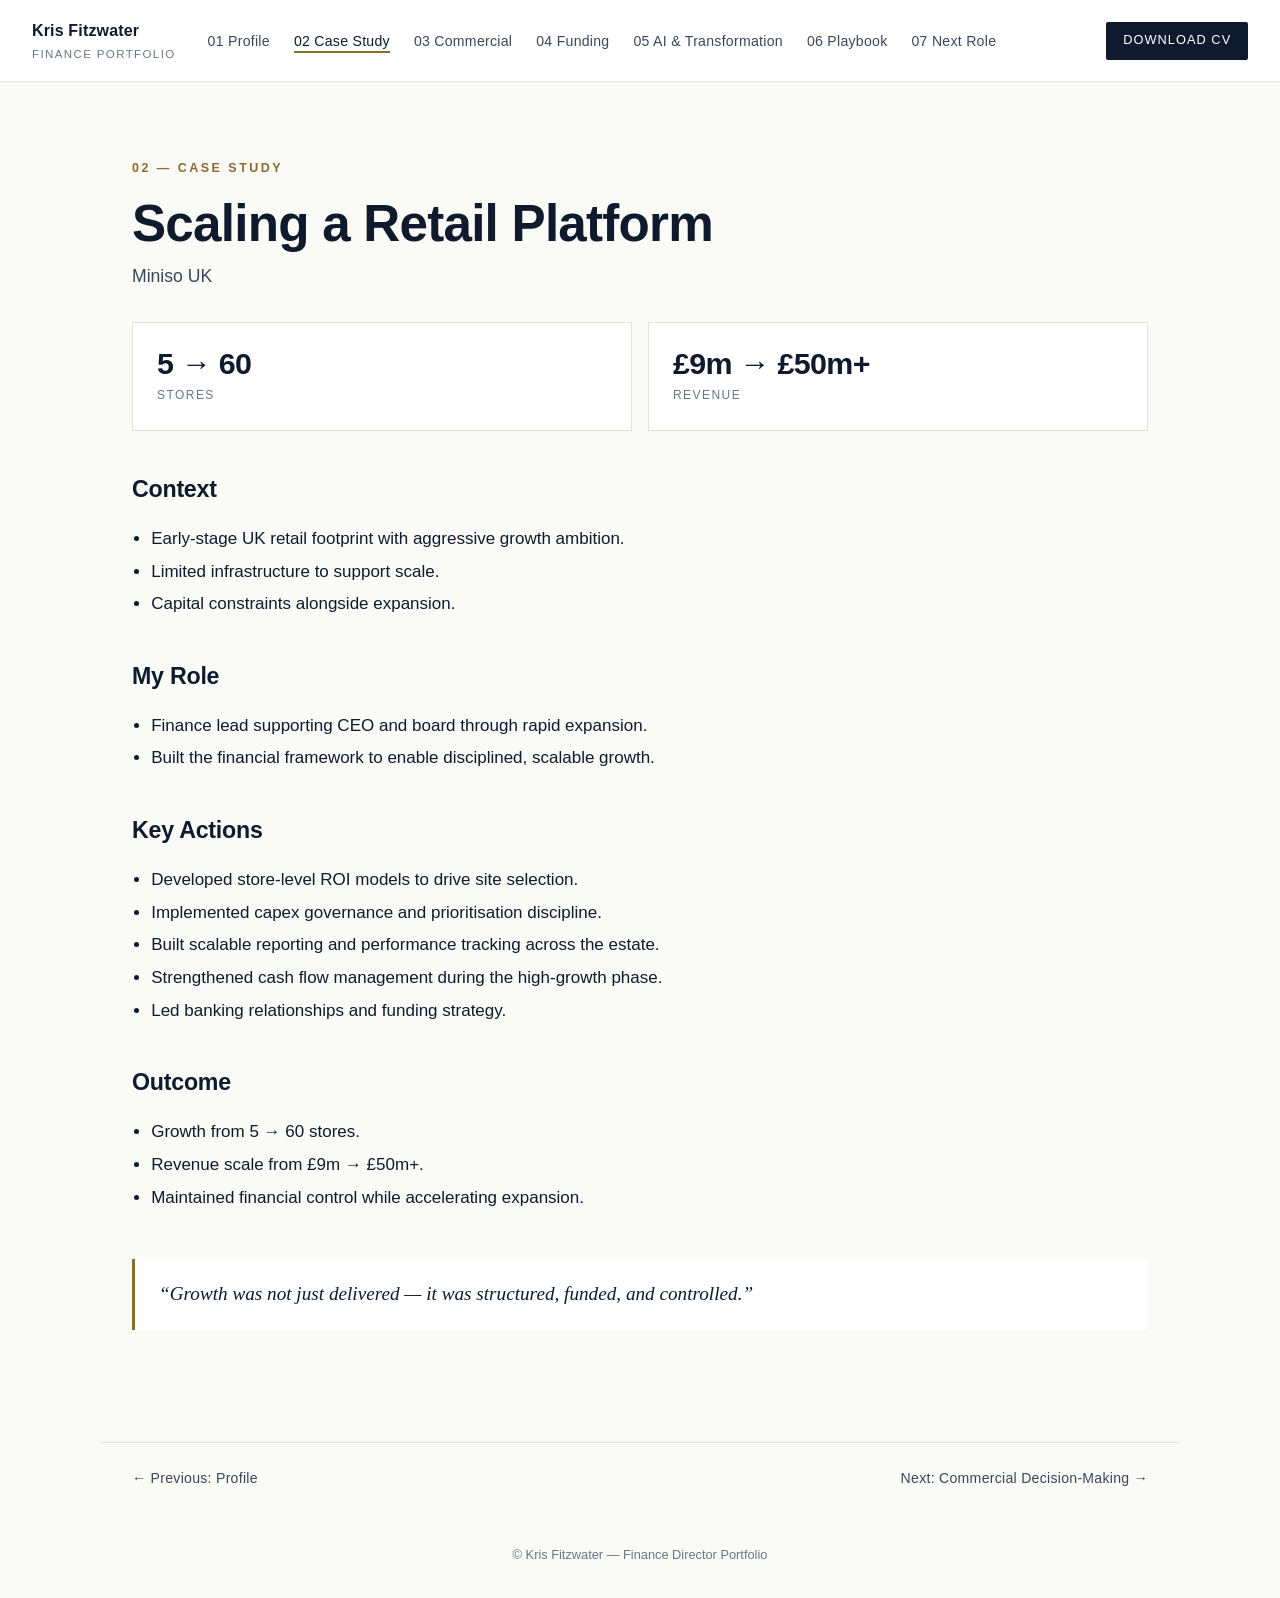
<file: portfolio/case-study.html>
<!doctype html>
<html lang="en">
<head>
  <meta charset="utf-8">
  <meta name="viewport" content="width=device-width,initial-scale=1">
  <title>Case Study: Scaling Miniso UK — Kris Fitzwater</title>
  <link rel="stylesheet" href="css/style.css">
</head>
<body>
  <header class="site-header">
    <a class="brand" href="index.html">Kris Fitzwater<small>Finance Portfolio</small></a>
    <nav class="primary-nav" aria-label="Portfolio sections">
      <ol>
        <li><a href="index.html">01 Profile</a></li>
        <li><a href="case-study.html" aria-current="page">02 Case Study</a></li>
        <li><a href="commercial.html">03 Commercial</a></li>
        <li><a href="funding.html">04 Funding</a></li>
        <li><a href="transformation.html">05 AI &amp; Transformation</a></li>
        <li><a href="playbook.html">06 Playbook</a></li>
        <li><a href="next-role.html">07 Next Role</a></li>
      </ol>
    </nav>
    <a class="cv-download" href="assets/Kris-Fitzwater-CV.pdf" download>Download CV</a>
  </header>

  <main class="slide">
    <p class="eyebrow">02 — Case Study</p>
    <h1>Scaling a Retail Platform</h1>
    <p class="subtitle">Miniso UK</p>

    <div class="metrics" aria-label="Headline outcomes">
      <div class="metric">
        <div class="metric-value">5 &rarr; 60</div>
        <div class="metric-label">Stores</div>
      </div>
      <div class="metric">
        <div class="metric-value">£9m &rarr; £50m+</div>
        <div class="metric-label">Revenue</div>
      </div>
    </div>

    <h2>Context</h2>
    <ul>
      <li>Early-stage UK retail footprint with aggressive growth ambition.</li>
      <li>Limited infrastructure to support scale.</li>
      <li>Capital constraints alongside expansion.</li>
    </ul>

    <h2>My Role</h2>
    <ul>
      <li>Finance lead supporting CEO and board through rapid expansion.</li>
      <li>Built the financial framework to enable disciplined, scalable growth.</li>
    </ul>

    <h2>Key Actions</h2>
    <ul>
      <li>Developed store-level ROI models to drive site selection.</li>
      <li>Implemented capex governance and prioritisation discipline.</li>
      <li>Built scalable reporting and performance tracking across the estate.</li>
      <li>Strengthened cash flow management during the high-growth phase.</li>
      <li>Led banking relationships and funding strategy.</li>
    </ul>

    <h2>Outcome</h2>
    <ul>
      <li>Growth from 5 &rarr; 60 stores.</li>
      <li>Revenue scale from £9m &rarr; £50m+.</li>
      <li>Maintained financial control while accelerating expansion.</li>
    </ul>

    <blockquote class="pull-quote">
      “Growth was not just delivered — it was structured, funded, and controlled.”
    </blockquote>
  </main>

  <nav class="slide-nav" aria-label="Slide navigation">
    <a href="index.html">&larr; Previous: Profile</a>
    <a href="commercial.html">Next: Commercial Decision-Making &rarr;</a>
  </nav>

  <footer class="site-footer">
    &copy; Kris Fitzwater — Finance Director Portfolio
  </footer>
</body>
</html>
</file>
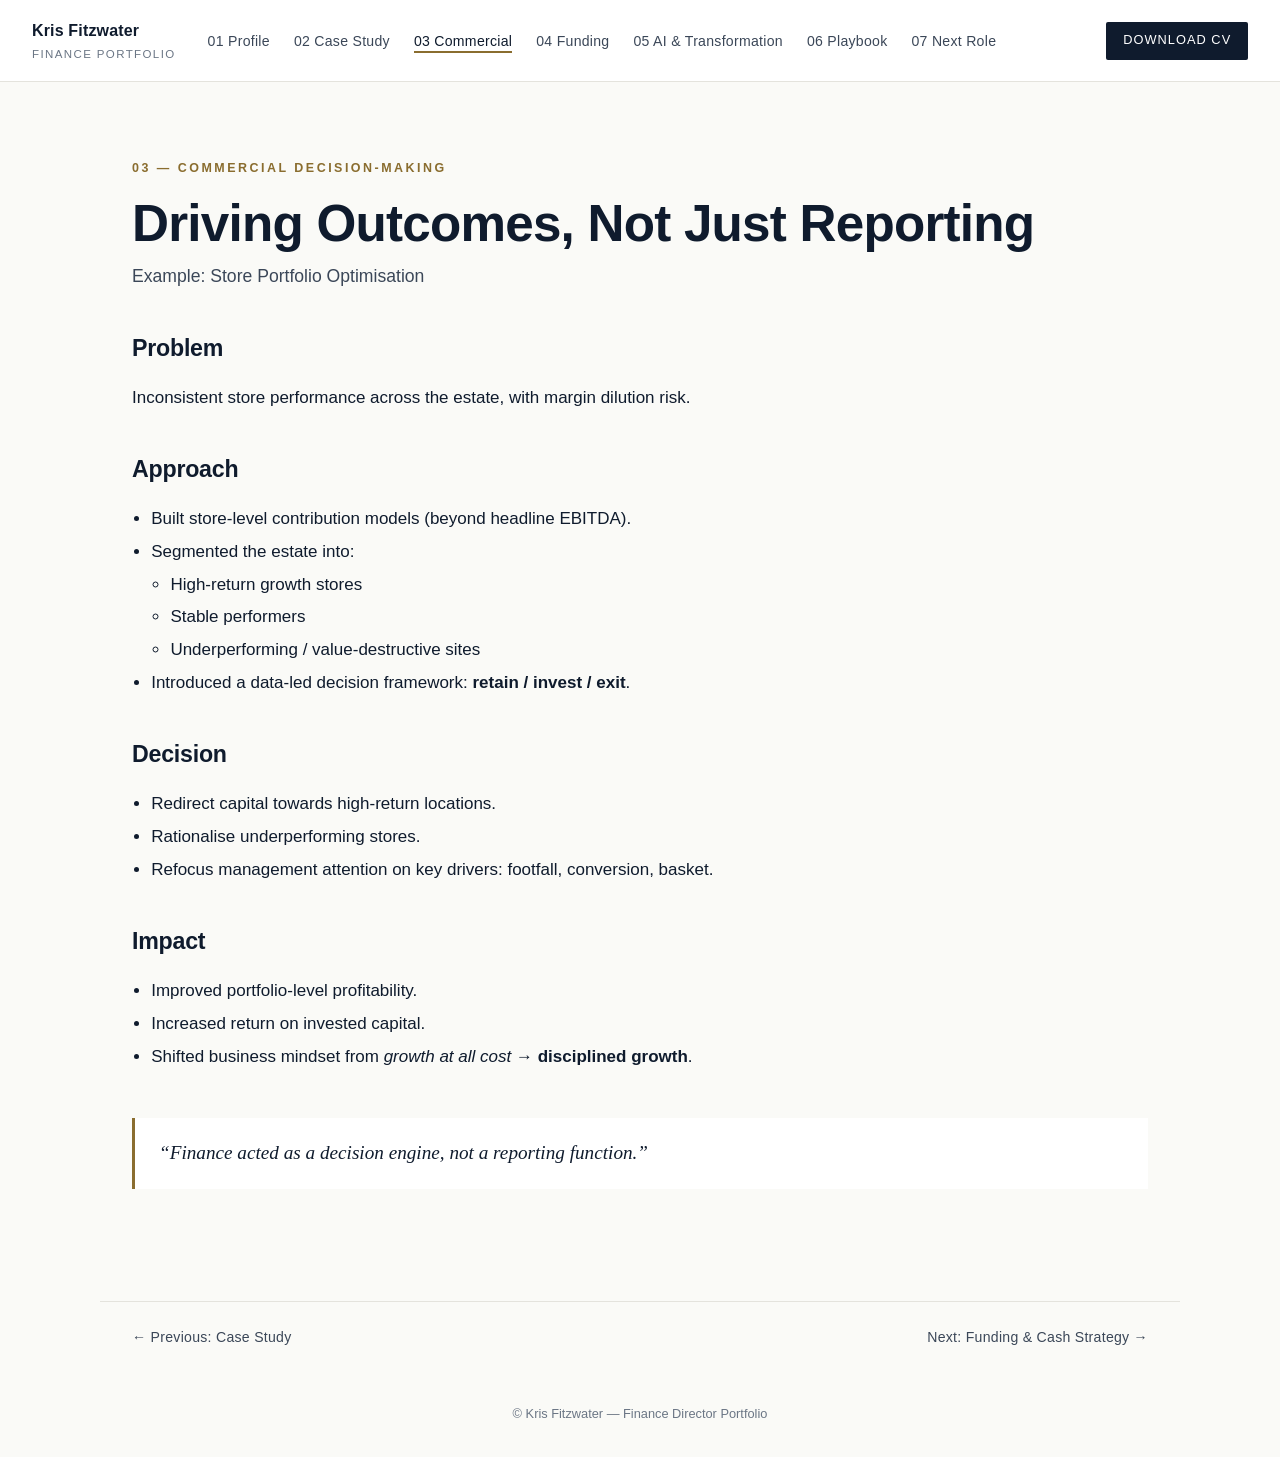
<file: portfolio/commercial.html>
<!doctype html>
<html lang="en">
<head>
  <meta charset="utf-8">
  <meta name="viewport" content="width=device-width,initial-scale=1">
  <title>Commercial Decision-Making — Kris Fitzwater</title>
  <link rel="stylesheet" href="css/style.css">
</head>
<body>
  <header class="site-header">
    <a class="brand" href="index.html">Kris Fitzwater<small>Finance Portfolio</small></a>
    <nav class="primary-nav" aria-label="Portfolio sections">
      <ol>
        <li><a href="index.html">01 Profile</a></li>
        <li><a href="case-study.html">02 Case Study</a></li>
        <li><a href="commercial.html" aria-current="page">03 Commercial</a></li>
        <li><a href="funding.html">04 Funding</a></li>
        <li><a href="transformation.html">05 AI &amp; Transformation</a></li>
        <li><a href="playbook.html">06 Playbook</a></li>
        <li><a href="next-role.html">07 Next Role</a></li>
      </ol>
    </nav>
    <a class="cv-download" href="assets/Kris-Fitzwater-CV.pdf" download>Download CV</a>
  </header>

  <main class="slide">
    <p class="eyebrow">03 — Commercial Decision-Making</p>
    <h1>Driving Outcomes, Not Just Reporting</h1>
    <p class="subtitle">Example: Store Portfolio Optimisation</p>

    <h2>Problem</h2>
    <p>Inconsistent store performance across the estate, with margin dilution risk.</p>

    <h2>Approach</h2>
    <ul>
      <li>Built store-level contribution models (beyond headline EBITDA).</li>
      <li>Segmented the estate into:
        <ul>
          <li>High-return growth stores</li>
          <li>Stable performers</li>
          <li>Underperforming / value-destructive sites</li>
        </ul>
      </li>
      <li>Introduced a data-led decision framework: <strong>retain / invest / exit</strong>.</li>
    </ul>

    <h2>Decision</h2>
    <ul>
      <li>Redirect capital towards high-return locations.</li>
      <li>Rationalise underperforming stores.</li>
      <li>Refocus management attention on key drivers: footfall, conversion, basket.</li>
    </ul>

    <h2>Impact</h2>
    <ul>
      <li>Improved portfolio-level profitability.</li>
      <li>Increased return on invested capital.</li>
      <li>Shifted business mindset from <em>growth at all cost</em> &rarr; <strong>disciplined growth</strong>.</li>
    </ul>

    <blockquote class="pull-quote">
      “Finance acted as a decision engine, not a reporting function.”
    </blockquote>
  </main>

  <nav class="slide-nav" aria-label="Slide navigation">
    <a href="case-study.html">&larr; Previous: Case Study</a>
    <a href="funding.html">Next: Funding &amp; Cash Strategy &rarr;</a>
  </nav>

  <footer class="site-footer">
    &copy; Kris Fitzwater — Finance Director Portfolio
  </footer>
</body>
</html>
</file>
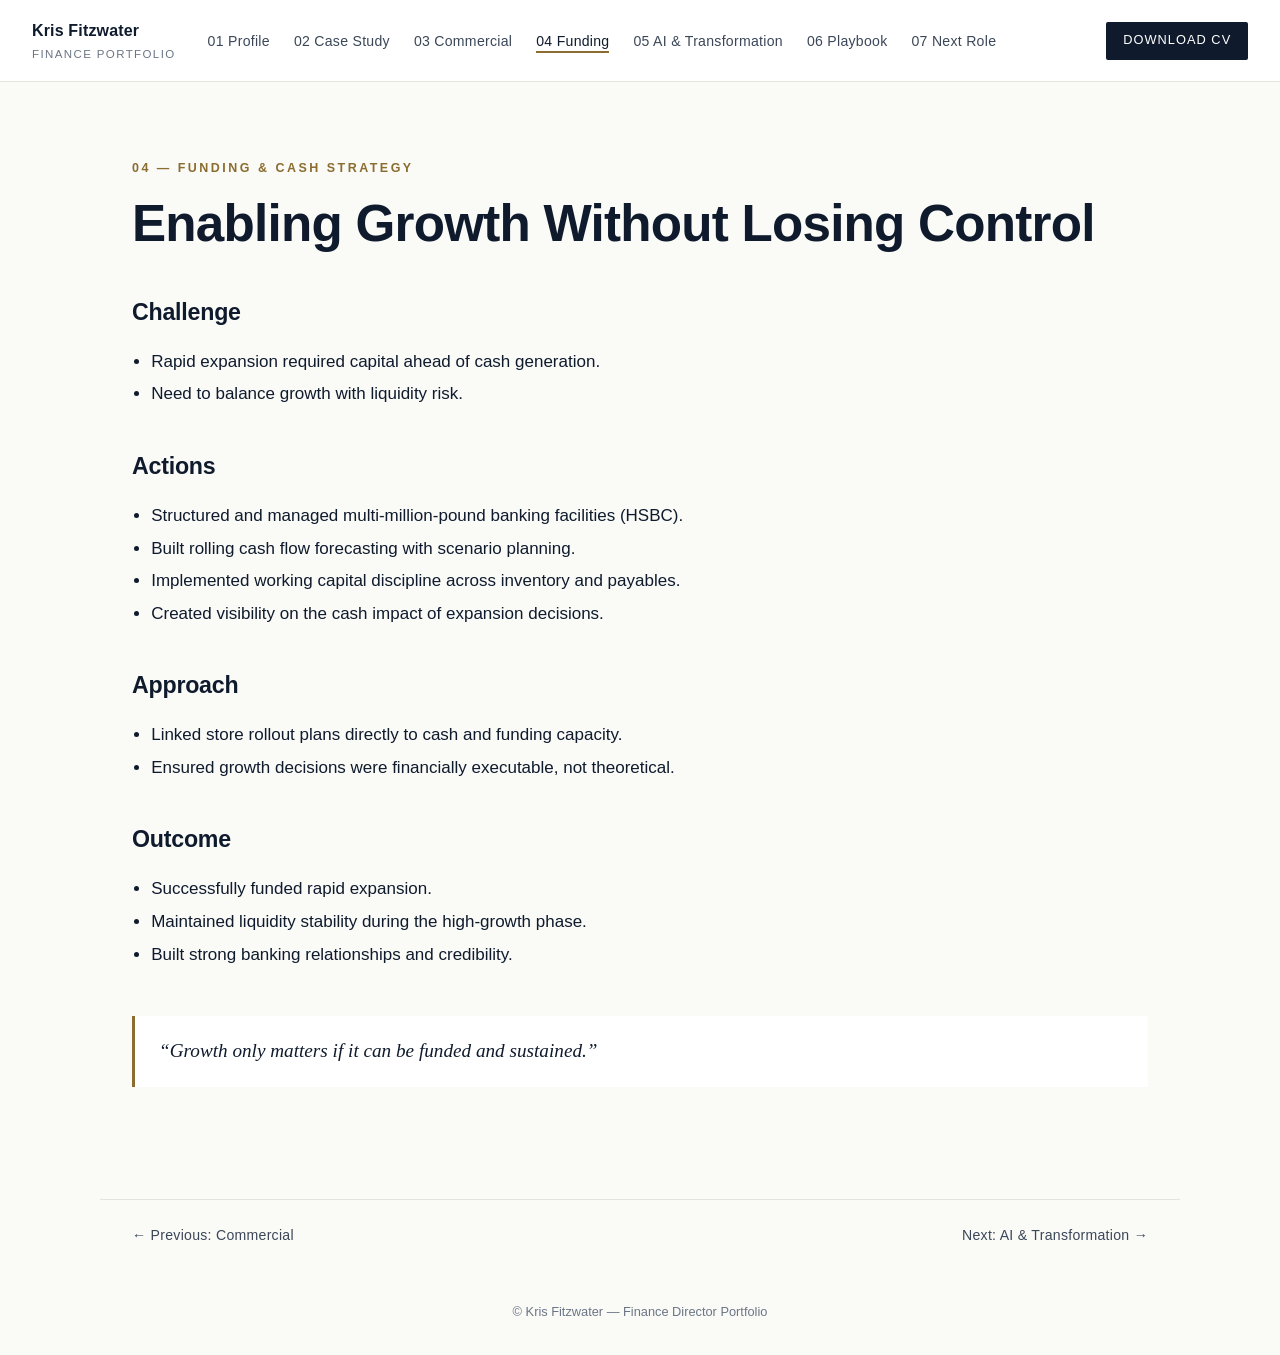
<file: portfolio/funding.html>
<!doctype html>
<html lang="en">
<head>
  <meta charset="utf-8">
  <meta name="viewport" content="width=device-width,initial-scale=1">
  <title>Funding &amp; Cash Strategy — Kris Fitzwater</title>
  <link rel="stylesheet" href="css/style.css">
</head>
<body>
  <header class="site-header">
    <a class="brand" href="index.html">Kris Fitzwater<small>Finance Portfolio</small></a>
    <nav class="primary-nav" aria-label="Portfolio sections">
      <ol>
        <li><a href="index.html">01 Profile</a></li>
        <li><a href="case-study.html">02 Case Study</a></li>
        <li><a href="commercial.html">03 Commercial</a></li>
        <li><a href="funding.html" aria-current="page">04 Funding</a></li>
        <li><a href="transformation.html">05 AI &amp; Transformation</a></li>
        <li><a href="playbook.html">06 Playbook</a></li>
        <li><a href="next-role.html">07 Next Role</a></li>
      </ol>
    </nav>
    <a class="cv-download" href="assets/Kris-Fitzwater-CV.pdf" download>Download CV</a>
  </header>

  <main class="slide">
    <p class="eyebrow">04 — Funding &amp; Cash Strategy</p>
    <h1>Enabling Growth Without Losing Control</h1>

    <h2>Challenge</h2>
    <ul>
      <li>Rapid expansion required capital ahead of cash generation.</li>
      <li>Need to balance growth with liquidity risk.</li>
    </ul>

    <h2>Actions</h2>
    <ul>
      <li>Structured and managed multi-million-pound banking facilities (HSBC).</li>
      <li>Built rolling cash flow forecasting with scenario planning.</li>
      <li>Implemented working capital discipline across inventory and payables.</li>
      <li>Created visibility on the cash impact of expansion decisions.</li>
    </ul>

    <h2>Approach</h2>
    <ul>
      <li>Linked store rollout plans directly to cash and funding capacity.</li>
      <li>Ensured growth decisions were financially executable, not theoretical.</li>
    </ul>

    <h2>Outcome</h2>
    <ul>
      <li>Successfully funded rapid expansion.</li>
      <li>Maintained liquidity stability during the high-growth phase.</li>
      <li>Built strong banking relationships and credibility.</li>
    </ul>

    <blockquote class="pull-quote">
      “Growth only matters if it can be funded and sustained.”
    </blockquote>
  </main>

  <nav class="slide-nav" aria-label="Slide navigation">
    <a href="commercial.html">&larr; Previous: Commercial</a>
    <a href="transformation.html">Next: AI &amp; Transformation &rarr;</a>
  </nav>

  <footer class="site-footer">
    &copy; Kris Fitzwater — Finance Director Portfolio
  </footer>
</body>
</html>
</file>
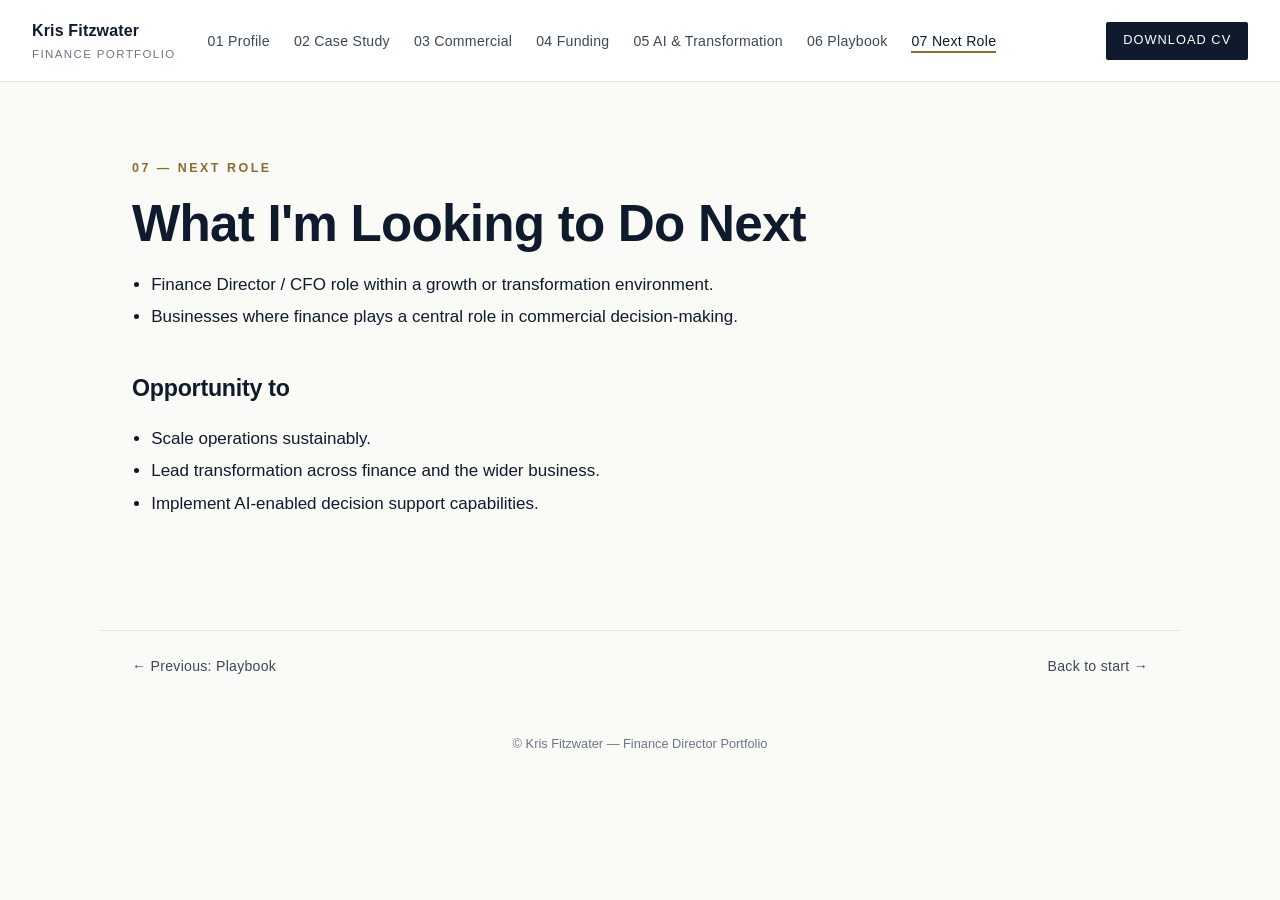
<file: portfolio/next-role.html>
<!doctype html>
<html lang="en">
<head>
  <meta charset="utf-8">
  <meta name="viewport" content="width=device-width,initial-scale=1">
  <title>Next Role — Kris Fitzwater</title>
  <link rel="stylesheet" href="css/style.css">
</head>
<body>
  <header class="site-header">
    <a class="brand" href="index.html">Kris Fitzwater<small>Finance Portfolio</small></a>
    <nav class="primary-nav" aria-label="Portfolio sections">
      <ol>
        <li><a href="index.html">01 Profile</a></li>
        <li><a href="case-study.html">02 Case Study</a></li>
        <li><a href="commercial.html">03 Commercial</a></li>
        <li><a href="funding.html">04 Funding</a></li>
        <li><a href="transformation.html">05 AI &amp; Transformation</a></li>
        <li><a href="playbook.html">06 Playbook</a></li>
        <li><a href="next-role.html" aria-current="page">07 Next Role</a></li>
      </ol>
    </nav>
    <a class="cv-download" href="assets/Kris-Fitzwater-CV.pdf" download>Download CV</a>
  </header>

  <main class="slide">
    <p class="eyebrow">07 — Next Role</p>
    <h1>What I'm Looking to Do Next</h1>

    <ul>
      <li>Finance Director / CFO role within a growth or transformation environment.</li>
      <li>Businesses where finance plays a central role in commercial decision-making.</li>
    </ul>

    <h2>Opportunity to</h2>
    <ul>
      <li>Scale operations sustainably.</li>
      <li>Lead transformation across finance and the wider business.</li>
      <li>Implement AI-enabled decision support capabilities.</li>
    </ul>
  </main>

  <nav class="slide-nav" aria-label="Slide navigation">
    <a href="playbook.html">&larr; Previous: Playbook</a>
    <a href="index.html">Back to start &rarr;</a>
  </nav>

  <footer class="site-footer">
    &copy; Kris Fitzwater — Finance Director Portfolio
  </footer>
</body>
</html>
</file>
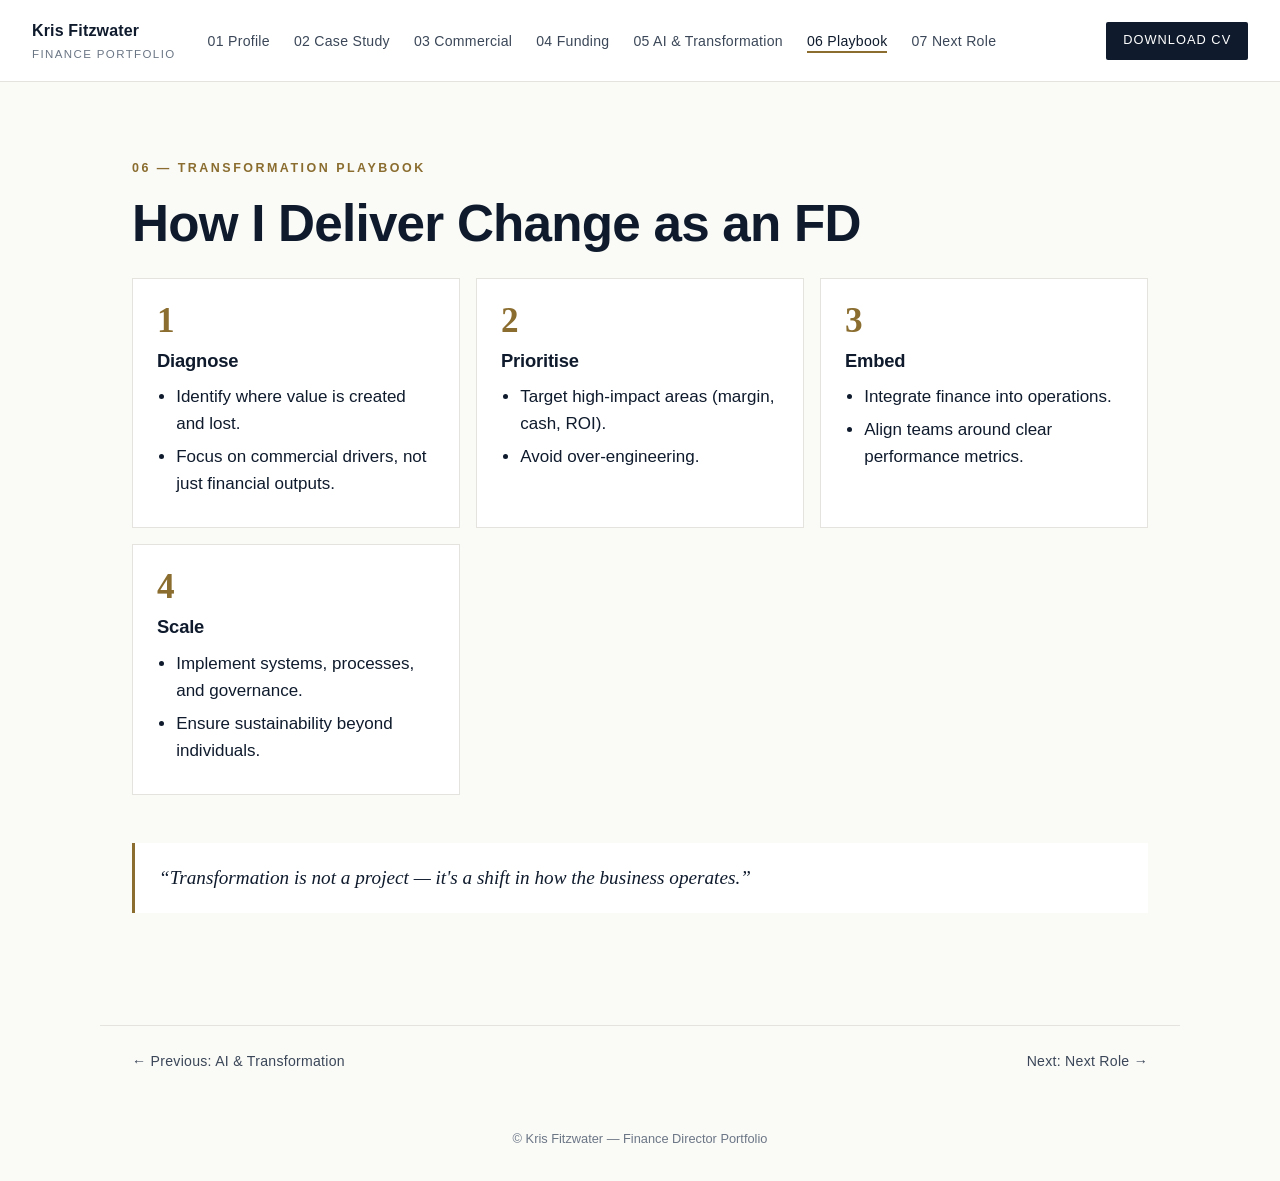
<file: portfolio/playbook.html>
<!doctype html>
<html lang="en">
<head>
  <meta charset="utf-8">
  <meta name="viewport" content="width=device-width,initial-scale=1">
  <title>Transformation Playbook — Kris Fitzwater</title>
  <link rel="stylesheet" href="css/style.css">
</head>
<body>
  <header class="site-header">
    <a class="brand" href="index.html">Kris Fitzwater<small>Finance Portfolio</small></a>
    <nav class="primary-nav" aria-label="Portfolio sections">
      <ol>
        <li><a href="index.html">01 Profile</a></li>
        <li><a href="case-study.html">02 Case Study</a></li>
        <li><a href="commercial.html">03 Commercial</a></li>
        <li><a href="funding.html">04 Funding</a></li>
        <li><a href="transformation.html">05 AI &amp; Transformation</a></li>
        <li><a href="playbook.html" aria-current="page">06 Playbook</a></li>
        <li><a href="next-role.html">07 Next Role</a></li>
      </ol>
    </nav>
    <a class="cv-download" href="assets/Kris-Fitzwater-CV.pdf" download>Download CV</a>
  </header>

  <main class="slide">
    <p class="eyebrow">06 — Transformation Playbook</p>
    <h1>How I Deliver Change as an FD</h1>

    <div class="steps">
      <div class="step">
        <span class="step-number">1</span>
        <h3>Diagnose</h3>
        <ul>
          <li>Identify where value is created and lost.</li>
          <li>Focus on commercial drivers, not just financial outputs.</li>
        </ul>
      </div>
      <div class="step">
        <span class="step-number">2</span>
        <h3>Prioritise</h3>
        <ul>
          <li>Target high-impact areas (margin, cash, ROI).</li>
          <li>Avoid over-engineering.</li>
        </ul>
      </div>
      <div class="step">
        <span class="step-number">3</span>
        <h3>Embed</h3>
        <ul>
          <li>Integrate finance into operations.</li>
          <li>Align teams around clear performance metrics.</li>
        </ul>
      </div>
      <div class="step">
        <span class="step-number">4</span>
        <h3>Scale</h3>
        <ul>
          <li>Implement systems, processes, and governance.</li>
          <li>Ensure sustainability beyond individuals.</li>
        </ul>
      </div>
    </div>

    <blockquote class="pull-quote">
      “Transformation is not a project — it's a shift in how the business operates.”
    </blockquote>
  </main>

  <nav class="slide-nav" aria-label="Slide navigation">
    <a href="transformation.html">&larr; Previous: AI &amp; Transformation</a>
    <a href="next-role.html">Next: Next Role &rarr;</a>
  </nav>

  <footer class="site-footer">
    &copy; Kris Fitzwater — Finance Director Portfolio
  </footer>
</body>
</html>
</file>
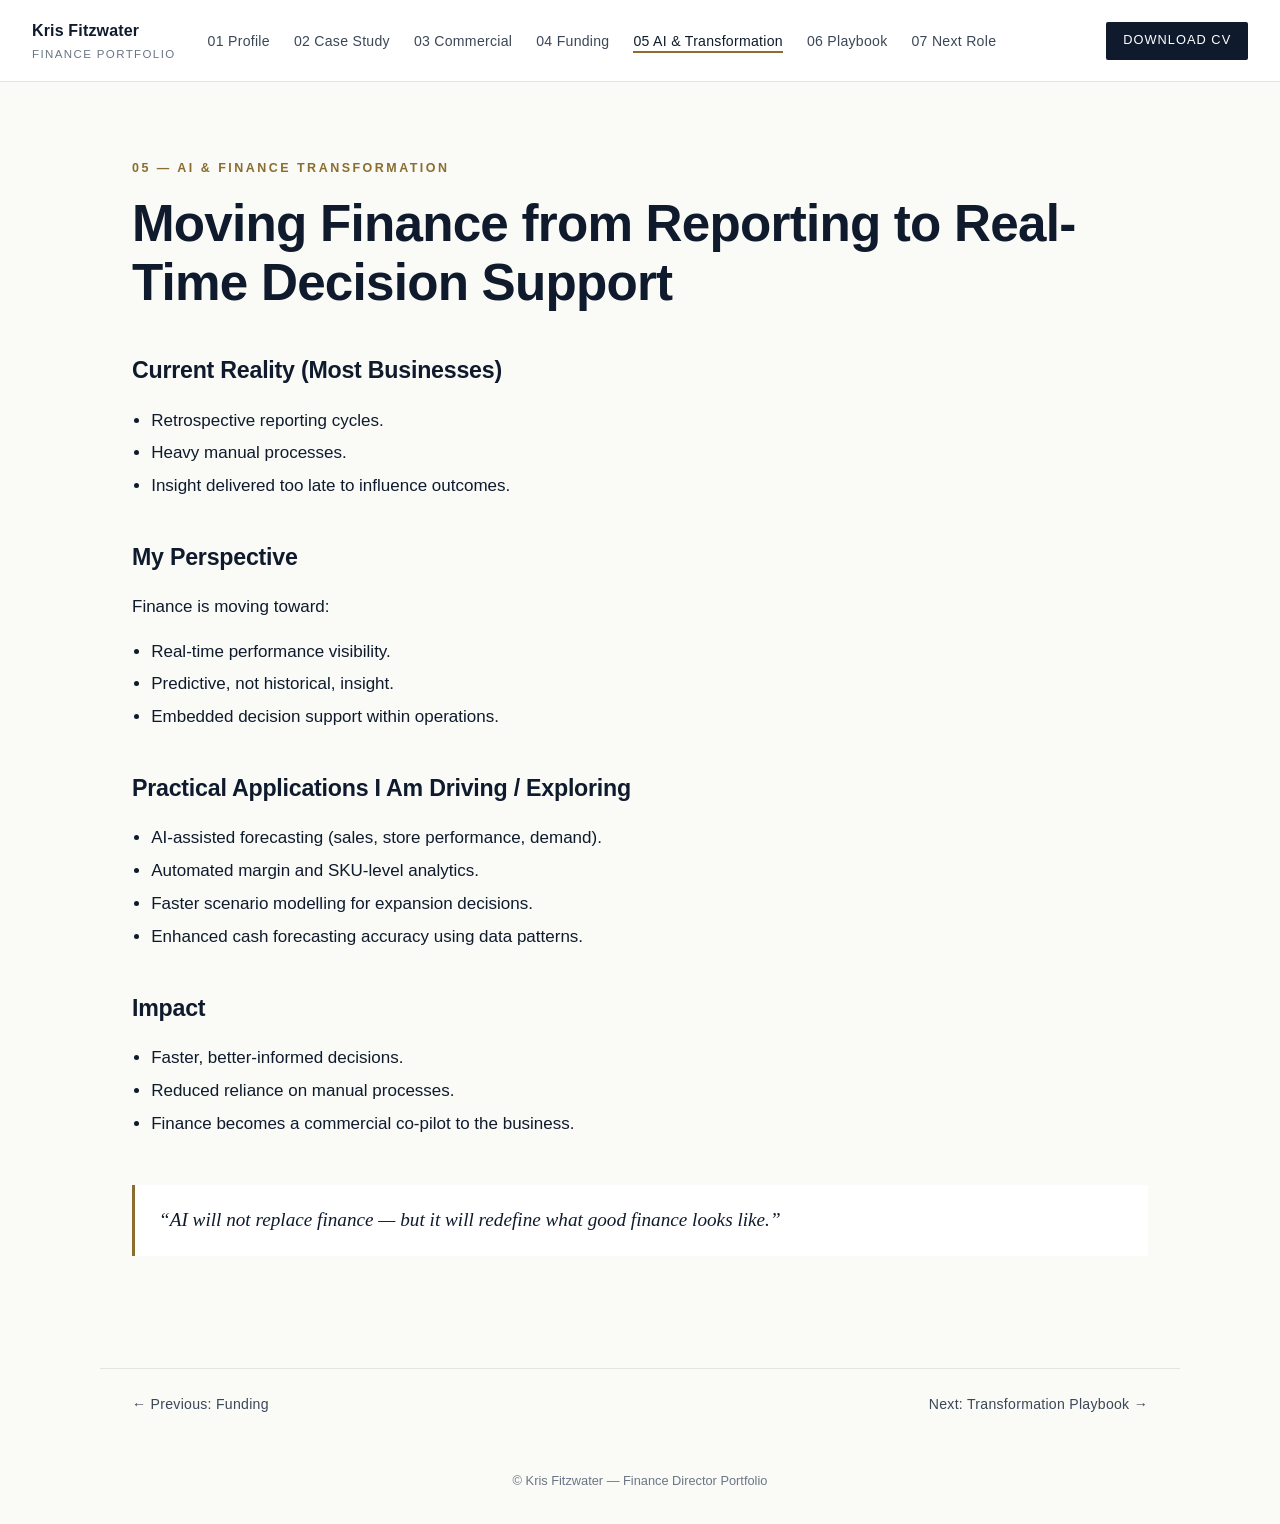
<file: portfolio/transformation.html>
<!doctype html>
<html lang="en">
<head>
  <meta charset="utf-8">
  <meta name="viewport" content="width=device-width,initial-scale=1">
  <title>AI &amp; Finance Transformation — Kris Fitzwater</title>
  <link rel="stylesheet" href="css/style.css">
</head>
<body>
  <header class="site-header">
    <a class="brand" href="index.html">Kris Fitzwater<small>Finance Portfolio</small></a>
    <nav class="primary-nav" aria-label="Portfolio sections">
      <ol>
        <li><a href="index.html">01 Profile</a></li>
        <li><a href="case-study.html">02 Case Study</a></li>
        <li><a href="commercial.html">03 Commercial</a></li>
        <li><a href="funding.html">04 Funding</a></li>
        <li><a href="transformation.html" aria-current="page">05 AI &amp; Transformation</a></li>
        <li><a href="playbook.html">06 Playbook</a></li>
        <li><a href="next-role.html">07 Next Role</a></li>
      </ol>
    </nav>
    <a class="cv-download" href="assets/Kris-Fitzwater-CV.pdf" download>Download CV</a>
  </header>

  <main class="slide">
    <p class="eyebrow">05 — AI &amp; Finance Transformation</p>
    <h1>Moving Finance from Reporting to Real-Time Decision Support</h1>

    <h2>Current Reality (Most Businesses)</h2>
    <ul>
      <li>Retrospective reporting cycles.</li>
      <li>Heavy manual processes.</li>
      <li>Insight delivered too late to influence outcomes.</li>
    </ul>

    <h2>My Perspective</h2>
    <p>Finance is moving toward:</p>
    <ul>
      <li>Real-time performance visibility.</li>
      <li>Predictive, not historical, insight.</li>
      <li>Embedded decision support within operations.</li>
    </ul>

    <h2>Practical Applications I Am Driving / Exploring</h2>
    <ul>
      <li>AI-assisted forecasting (sales, store performance, demand).</li>
      <li>Automated margin and SKU-level analytics.</li>
      <li>Faster scenario modelling for expansion decisions.</li>
      <li>Enhanced cash forecasting accuracy using data patterns.</li>
    </ul>

    <h2>Impact</h2>
    <ul>
      <li>Faster, better-informed decisions.</li>
      <li>Reduced reliance on manual processes.</li>
      <li>Finance becomes a commercial co-pilot to the business.</li>
    </ul>

    <blockquote class="pull-quote">
      “AI will not replace finance — but it will redefine what good finance looks like.”
    </blockquote>
  </main>

  <nav class="slide-nav" aria-label="Slide navigation">
    <a href="funding.html">&larr; Previous: Funding</a>
    <a href="playbook.html">Next: Transformation Playbook &rarr;</a>
  </nav>

  <footer class="site-footer">
    &copy; Kris Fitzwater — Finance Director Portfolio
  </footer>
</body>
</html>
</file>
<file: css/styles.css>
/* ============================================================
   ClearLedger Consulting - Stylesheet
   Professional Accounting & Financial Consultancy
   ============================================================ */

/* === CUSTOM PROPERTIES === */
:root {
  --color-primary: #1B4D3E;
  --color-primary-dark: #143B30;
  --color-primary-light: #2A7A5F;
  --color-accent: #A8D5BA;
  --color-accent-light: #E8F5E9;
  --color-gold: #F5A623;

  --color-bg: #FAFBFA;
  --color-bg-alt: #F0F4F1;
  --color-bg-white: #FFFFFF;
  --color-text: #1A1A2E;
  --color-text-light: #555B6E;
  --color-text-muted: #8A8F9C;
  --color-border: #E2E6E4;

  --font-heading: 'Playfair Display', Georgia, serif;
  --font-body: 'Inter', -apple-system, BlinkMacSystemFont, sans-serif;

  --shadow-sm: 0 1px 3px rgba(27, 77, 62, 0.06);
  --shadow-md: 0 4px 16px rgba(27, 77, 62, 0.08);
  --shadow-lg: 0 8px 32px rgba(27, 77, 62, 0.12);
  --shadow-xl: 0 16px 48px rgba(27, 77, 62, 0.16);

  --radius-sm: 8px;
  --radius-md: 12px;
  --radius-lg: 16px;
  --radius-xl: 24px;

  --transition: 0.3s cubic-bezier(0.4, 0, 0.2, 1);
}

/* === RESET & BASE === */
*,
*::before,
*::after {
  box-sizing: border-box;
  margin: 0;
  padding: 0;
}

html {
  scroll-behavior: smooth;
  scroll-padding-top: 80px;
}

body {
  font-family: var(--font-body);
  font-size: 16px;
  line-height: 1.6;
  color: var(--color-text);
  background: var(--color-bg);
  -webkit-font-smoothing: antialiased;
  -moz-osx-font-smoothing: grayscale;
}

img {
  max-width: 100%;
  display: block;
}

a {
  color: inherit;
  text-decoration: none;
  transition: color var(--transition);
}

ul {
  list-style: none;
}

.container {
  max-width: 1200px;
  margin: 0 auto;
  padding: 0 24px;
}

/* === TYPOGRAPHY === */
.section-tag {
  display: inline-block;
  font-size: 0.8rem;
  font-weight: 600;
  letter-spacing: 0.1em;
  text-transform: uppercase;
  color: var(--color-primary);
  margin-bottom: 12px;
}

.section-title {
  font-family: var(--font-heading);
  font-size: clamp(1.8rem, 4vw, 2.6rem);
  font-weight: 700;
  line-height: 1.2;
  color: var(--color-text);
  margin-bottom: 16px;
}

.section-subtitle {
  font-size: 1.05rem;
  color: var(--color-text-light);
  max-width: 600px;
  line-height: 1.7;
}

.section-header {
  text-align: center;
  margin-bottom: 56px;
}

.section-header .section-subtitle {
  margin: 0 auto;
}

/* === BUTTONS === */
.btn {
  display: inline-flex;
  align-items: center;
  justify-content: center;
  gap: 8px;
  padding: 14px 28px;
  font-family: var(--font-body);
  font-size: 0.95rem;
  font-weight: 600;
  border-radius: var(--radius-sm);
  border: 2px solid transparent;
  cursor: pointer;
  transition: all var(--transition);
  text-align: center;
}

.btn--primary {
  background: var(--color-primary);
  color: #fff;
  border-color: var(--color-primary);
}

.btn--primary:hover {
  background: var(--color-primary-dark);
  border-color: var(--color-primary-dark);
  transform: translateY(-2px);
  box-shadow: var(--shadow-md);
}

.btn--outline {
  background: transparent;
  color: var(--color-primary);
  border-color: var(--color-primary);
}

.btn--outline:hover {
  background: var(--color-primary);
  color: #fff;
  transform: translateY(-2px);
  box-shadow: var(--shadow-md);
}

.btn--block {
  width: 100%;
}

/* === HEADER / NAV === */
.header {
  position: fixed;
  top: 0;
  left: 0;
  right: 0;
  z-index: 1000;
  background: rgba(250, 251, 250, 0.92);
  backdrop-filter: blur(12px);
  -webkit-backdrop-filter: blur(12px);
  border-bottom: 1px solid transparent;
  transition: all var(--transition);
}

.header--scrolled {
  border-bottom-color: var(--color-border);
  box-shadow: var(--shadow-sm);
}

.nav {
  display: flex;
  align-items: center;
  justify-content: space-between;
  height: 72px;
}

.nav__logo {
  display: flex;
  align-items: center;
  gap: 10px;
  font-family: var(--font-heading);
  font-size: 1.3rem;
  font-weight: 700;
  color: var(--color-primary);
}

.nav__menu {
  display: flex;
  align-items: center;
  gap: 8px;
}

.nav__link {
  padding: 8px 16px;
  font-size: 0.9rem;
  font-weight: 500;
  color: var(--color-text-light);
  border-radius: var(--radius-sm);
  transition: all var(--transition);
}

.nav__link:hover,
.nav__link.active {
  color: var(--color-primary);
  background: var(--color-accent-light);
}

.nav__link--cta {
  background: var(--color-primary);
  color: #fff !important;
  margin-left: 8px;
}

.nav__link--cta:hover {
  background: var(--color-primary-dark) !important;
  color: #fff !important;
}

.nav__toggle {
  display: none;
  background: none;
  border: none;
  cursor: pointer;
  padding: 8px;
  z-index: 1001;
}

.hamburger {
  display: block;
  width: 24px;
  height: 2px;
  background: var(--color-text);
  position: relative;
  transition: var(--transition);
}

.hamburger::before,
.hamburger::after {
  content: '';
  position: absolute;
  left: 0;
  width: 24px;
  height: 2px;
  background: var(--color-text);
  transition: var(--transition);
}

.hamburger::before { top: -7px; }
.hamburger::after { top: 7px; }

/* === HERO === */
.hero {
  padding: 140px 0 80px;
  background: linear-gradient(135deg, var(--color-bg) 0%, var(--color-accent-light) 100%);
  overflow: hidden;
}

.hero__container {
  display: grid;
  grid-template-columns: 1fr 1fr;
  gap: 60px;
  align-items: center;
}

.hero__tag {
  display: inline-block;
  font-size: 0.8rem;
  font-weight: 600;
  letter-spacing: 0.1em;
  text-transform: uppercase;
  color: var(--color-primary);
  padding: 6px 14px;
  background: var(--color-accent-light);
  border-radius: 100px;
  margin-bottom: 20px;
}

.hero__title {
  font-family: var(--font-heading);
  font-size: clamp(2.2rem, 5vw, 3.4rem);
  font-weight: 700;
  line-height: 1.15;
  color: var(--color-text);
  margin-bottom: 20px;
}

.hero__title--accent {
  color: var(--color-primary);
}

.hero__description {
  font-size: 1.1rem;
  color: var(--color-text-light);
  line-height: 1.7;
  margin-bottom: 32px;
  max-width: 520px;
}

.hero__actions {
  display: flex;
  gap: 16px;
  margin-bottom: 48px;
  flex-wrap: wrap;
}

.hero__stats {
  display: flex;
  gap: 40px;
}

.stat {
  text-align: left;
}

.stat__number {
  font-family: var(--font-heading);
  font-size: 2rem;
  font-weight: 700;
  color: var(--color-primary);
}

.stat__suffix {
  font-family: var(--font-heading);
  font-size: 1.4rem;
  font-weight: 700;
  color: var(--color-primary);
}

.stat__label {
  display: block;
  font-size: 0.85rem;
  color: var(--color-text-muted);
  margin-top: 2px;
}

/* Hero visual card */
.hero__visual {
  display: flex;
  justify-content: center;
}

.hero__card {
  background: var(--color-bg-white);
  border-radius: var(--radius-lg);
  padding: 24px;
  box-shadow: var(--shadow-xl);
  width: 100%;
  max-width: 400px;
  animation: floatCard 6s ease-in-out infinite;
}

@keyframes floatCard {
  0%, 100% { transform: translateY(0); }
  50% { transform: translateY(-12px); }
}

.hero__card-header {
  display: flex;
  gap: 6px;
  margin-bottom: 24px;
}

.hero__card-dot {
  width: 10px;
  height: 10px;
  border-radius: 50%;
  background: var(--color-border);
}

.hero__card-dot:first-child { background: #FF6B6B; }
.hero__card-dot:nth-child(2) { background: #FFD93D; }
.hero__card-dot:nth-child(3) { background: #6BCB77; }

.hero__card-chart {
  display: flex;
  align-items: flex-end;
  gap: 12px;
  height: 180px;
  padding: 20px 0;
  border-bottom: 2px solid var(--color-border);
  margin-bottom: 16px;
}

.chart-bar {
  flex: 1;
  height: var(--height);
  background: var(--color-accent);
  border-radius: 6px 6px 0 0;
  transition: height 1s cubic-bezier(0.4, 0, 0.2, 1);
  animation: growBar 1.5s cubic-bezier(0.4, 0, 0.2, 1) forwards;
  transform-origin: bottom;
}

.chart-bar--accent {
  background: var(--color-primary);
}

@keyframes growBar {
  from { transform: scaleY(0); }
  to { transform: scaleY(1); }
}

.hero__card-footer {
  display: flex;
  justify-content: space-between;
  align-items: center;
}

.hero__card-label {
  font-size: 0.9rem;
  color: var(--color-text-muted);
}

.hero__card-value {
  font-size: 1.1rem;
  font-weight: 700;
  color: var(--color-primary);
}

/* === SERVICES === */
.services {
  padding: 96px 0;
  background: var(--color-bg-white);
}

.services__grid {
  display: grid;
  grid-template-columns: repeat(2, 1fr);
  gap: 24px;
}

.service-card {
  padding: 32px;
  border-radius: var(--radius-md);
  border: 1px solid var(--color-border);
  background: var(--color-bg);
  transition: all var(--transition);
}

.service-card:hover {
  border-color: var(--color-accent);
  box-shadow: var(--shadow-md);
  transform: translateY(-4px);
}

.service-card__icon {
  width: 56px;
  height: 56px;
  display: flex;
  align-items: center;
  justify-content: center;
  background: var(--color-accent-light);
  color: var(--color-primary);
  border-radius: var(--radius-sm);
  margin-bottom: 20px;
}

.service-card__title {
  font-family: var(--font-heading);
  font-size: 1.2rem;
  font-weight: 700;
  margin-bottom: 12px;
  color: var(--color-text);
}

.service-card__text {
  font-size: 0.95rem;
  color: var(--color-text-light);
  line-height: 1.7;
  margin-bottom: 16px;
}

.service-card__link {
  font-size: 0.9rem;
  font-weight: 600;
  color: var(--color-primary);
}

.service-card__link:hover {
  color: var(--color-primary-light);
}

/* === ABOUT === */
.about {
  padding: 96px 0;
  background: var(--color-bg);
}

.about__container {
  display: grid;
  grid-template-columns: 1fr 1fr;
  gap: 64px;
  align-items: center;
}

.about__image-card {
  position: relative;
}

.about__portrait {
  border-radius: var(--radius-lg);
  overflow: hidden;
  box-shadow: var(--shadow-lg);
}

.about__portrait svg {
  width: 100%;
  height: auto;
}

.about__badge {
  position: absolute;
  bottom: -16px;
  right: -16px;
  background: var(--color-primary);
  color: #fff;
  padding: 20px;
  border-radius: var(--radius-md);
  box-shadow: var(--shadow-lg);
  text-align: center;
  z-index: 2;
}

.about__badge-number {
  display: block;
  font-family: var(--font-heading);
  font-size: 2rem;
  font-weight: 700;
  line-height: 1;
}

.about__badge-text {
  font-size: 0.75rem;
  font-weight: 500;
  opacity: 0.9;
  line-height: 1.3;
}

.about__text {
  font-size: 1rem;
  color: var(--color-text-light);
  line-height: 1.7;
  margin-bottom: 16px;
}

.about__highlights {
  margin-top: 24px;
  display: flex;
  flex-direction: column;
  gap: 14px;
}

.about__highlights li {
  display: flex;
  align-items: center;
  gap: 12px;
  font-size: 0.95rem;
  font-weight: 500;
  color: var(--color-text);
}

.about__highlights svg {
  flex-shrink: 0;
}

/* === PRICING === */
.pricing {
  padding: 96px 0;
  background: var(--color-bg-white);
}

.pricing__grid {
  display: grid;
  grid-template-columns: repeat(3, 1fr);
  gap: 24px;
  align-items: stretch;
}

.pricing-card {
  position: relative;
  padding: 36px 32px;
  border-radius: var(--radius-lg);
  border: 1px solid var(--color-border);
  background: var(--color-bg);
  display: flex;
  flex-direction: column;
  transition: all var(--transition);
}

.pricing-card:hover {
  box-shadow: var(--shadow-md);
  transform: translateY(-4px);
}

.pricing-card--featured {
  border: 2px solid var(--color-primary);
  background: var(--color-bg-white);
  box-shadow: var(--shadow-lg);
  transform: scale(1.04);
}

.pricing-card--featured:hover {
  transform: scale(1.04) translateY(-4px);
  box-shadow: var(--shadow-xl);
}

.pricing-card__badge {
  position: absolute;
  top: -14px;
  left: 50%;
  transform: translateX(-50%);
  background: var(--color-primary);
  color: #fff;
  font-size: 0.8rem;
  font-weight: 600;
  padding: 6px 20px;
  border-radius: 100px;
  white-space: nowrap;
}

.pricing-card__header {
  margin-bottom: 24px;
}

.pricing-card__name {
  font-family: var(--font-heading);
  font-size: 1.4rem;
  font-weight: 700;
  margin-bottom: 4px;
}

.pricing-card__desc {
  font-size: 0.9rem;
  color: var(--color-text-muted);
}

.pricing-card__price {
  margin-bottom: 28px;
  display: flex;
  align-items: baseline;
}

.pricing-card__currency {
  font-size: 1.4rem;
  font-weight: 700;
  color: var(--color-primary);
}

.pricing-card__amount {
  font-family: var(--font-heading);
  font-size: 3rem;
  font-weight: 700;
  color: var(--color-primary);
  line-height: 1;
}

.pricing-card__period {
  font-size: 0.95rem;
  color: var(--color-text-muted);
  margin-left: 4px;
}

.pricing-card__features {
  flex: 1;
  margin-bottom: 28px;
  display: flex;
  flex-direction: column;
  gap: 12px;
}

.pricing-card__features li {
  font-size: 0.95rem;
  color: var(--color-text-light);
  padding-left: 28px;
  position: relative;
}

.pricing-card__features li::before {
  content: '';
  position: absolute;
  left: 0;
  top: 6px;
  width: 16px;
  height: 16px;
  border-radius: 50%;
  background: var(--color-accent-light);
  background-image: url("data:image/svg+xml,%3Csvg width='10' height='10' viewBox='0 0 10 10' fill='none' xmlns='http://www.w3.org/2000/svg'%3E%3Cpath d='M2 5l2.5 2.5L8 3' stroke='%231B4D3E' stroke-width='1.5' stroke-linecap='round' stroke-linejoin='round'/%3E%3C/svg%3E");
  background-repeat: no-repeat;
  background-position: center;
}

/* === TESTIMONIALS === */
.testimonials {
  padding: 96px 0;
  background: var(--color-bg);
}

.testimonials__grid {
  display: grid;
  grid-template-columns: repeat(3, 1fr);
  gap: 24px;
}

.testimonial-card {
  background: var(--color-bg-white);
  border-radius: var(--radius-md);
  padding: 32px;
  border: 1px solid var(--color-border);
  display: flex;
  flex-direction: column;
  transition: all var(--transition);
}

.testimonial-card:hover {
  box-shadow: var(--shadow-md);
  transform: translateY(-4px);
}

.testimonial-card__stars {
  display: flex;
  gap: 3px;
  margin-bottom: 16px;
}

.testimonial-card__quote {
  font-size: 1rem;
  color: var(--color-text-light);
  line-height: 1.7;
  flex: 1;
  margin-bottom: 24px;
  font-style: italic;
}

.testimonial-card__author {
  display: flex;
  align-items: center;
  gap: 12px;
}

.testimonial-card__avatar {
  width: 44px;
  height: 44px;
  border-radius: 50%;
  background: var(--color-primary);
  color: #fff;
  display: flex;
  align-items: center;
  justify-content: center;
  font-size: 0.85rem;
  font-weight: 600;
  flex-shrink: 0;
}

.testimonial-card__name {
  font-size: 0.95rem;
  font-weight: 600;
  color: var(--color-text);
}

.testimonial-card__role {
  font-size: 0.8rem;
  color: var(--color-text-muted);
}

/* === CLIENT PORTAL === */
.portal {
  padding: 96px 0;
  background: var(--color-bg-white);
}

.portal__grid {
  display: grid;
  grid-template-columns: repeat(2, 1fr);
  gap: 24px;
  margin-bottom: 48px;
}

.portal-feature {
  padding: 32px;
  border-radius: var(--radius-md);
  border: 1px solid var(--color-border);
  background: var(--color-bg);
  transition: all var(--transition);
}

.portal-feature:hover {
  border-color: var(--color-accent);
  box-shadow: var(--shadow-md);
}

.portal-feature__icon {
  color: var(--color-primary);
  margin-bottom: 16px;
}

.portal-feature__title {
  font-family: var(--font-heading);
  font-size: 1.15rem;
  font-weight: 700;
  margin-bottom: 8px;
}

.portal-feature__text {
  font-size: 0.95rem;
  color: var(--color-text-light);
  line-height: 1.7;
}

.portal__cta {
  text-align: center;
}

/* === CONTACT === */
.contact {
  padding: 96px 0;
  background: var(--color-bg);
}

.contact__container {
  display: grid;
  grid-template-columns: 1fr 1fr;
  gap: 64px;
  align-items: start;
}

.contact__text {
  font-size: 1rem;
  color: var(--color-text-light);
  line-height: 1.7;
  margin-bottom: 32px;
}

.contact__details {
  display: flex;
  flex-direction: column;
  gap: 20px;
}

.contact__detail {
  display: flex;
  align-items: flex-start;
  gap: 14px;
  font-size: 0.95rem;
  color: var(--color-text-light);
}

.contact__detail svg {
  flex-shrink: 0;
  color: var(--color-primary);
  margin-top: 2px;
}

/* Form */
.contact__form {
  background: var(--color-bg-white);
  border-radius: var(--radius-lg);
  padding: 36px;
  box-shadow: var(--shadow-md);
  border: 1px solid var(--color-border);
}

.form-group {
  margin-bottom: 20px;
  position: relative;
}

.form-label {
  display: block;
  font-size: 0.85rem;
  font-weight: 600;
  color: var(--color-text);
  margin-bottom: 6px;
}

.form-input {
  width: 100%;
  padding: 12px 16px;
  font-family: var(--font-body);
  font-size: 0.95rem;
  color: var(--color-text);
  background: var(--color-bg);
  border: 1px solid var(--color-border);
  border-radius: var(--radius-sm);
  transition: all var(--transition);
  appearance: none;
  -webkit-appearance: none;
}

.form-input:focus {
  outline: none;
  border-color: var(--color-primary);
  box-shadow: 0 0 0 3px rgba(27, 77, 62, 0.1);
}

.form-input::placeholder {
  color: var(--color-text-muted);
}

.form-select {
  background-image: url("data:image/svg+xml,%3Csvg width='12' height='8' viewBox='0 0 12 8' fill='none' xmlns='http://www.w3.org/2000/svg'%3E%3Cpath d='M1 1.5l5 5 5-5' stroke='%238A8F9C' stroke-width='2' stroke-linecap='round' stroke-linejoin='round'/%3E%3C/svg%3E");
  background-repeat: no-repeat;
  background-position: right 16px center;
  padding-right: 44px;
  cursor: pointer;
}

.form-textarea {
  resize: vertical;
  min-height: 100px;
}

.form-error {
  display: none;
  font-size: 0.8rem;
  color: #D32F2F;
  margin-top: 4px;
}

.form-group--error .form-input {
  border-color: #D32F2F;
}

.form-group--error .form-error {
  display: block;
}

.form-success {
  display: none;
  align-items: center;
  gap: 12px;
  padding: 16px;
  background: var(--color-accent-light);
  border-radius: var(--radius-sm);
  margin-top: 16px;
  font-size: 0.95rem;
  color: var(--color-primary);
}

.form-success.visible {
  display: flex;
}

.btn__loading {
  display: none;
}

.btn--loading .btn__text {
  display: none;
}

.btn--loading .btn__loading {
  display: inline;
}

/* === FOOTER === */
.footer {
  background: var(--color-primary-dark);
  color: rgba(255, 255, 255, 0.8);
  padding-top: 64px;
}

.footer__container {
  display: grid;
  grid-template-columns: 1.5fr 2fr;
  gap: 64px;
  padding-bottom: 48px;
  border-bottom: 1px solid rgba(255, 255, 255, 0.1);
}

.footer .nav__logo {
  margin-bottom: 12px;
}

.footer .logo-text {
  color: #fff;
}

.footer__tagline {
  font-size: 0.95rem;
  opacity: 0.7;
  max-width: 320px;
  line-height: 1.6;
}

.footer__links {
  display: grid;
  grid-template-columns: repeat(3, 1fr);
  gap: 32px;
}

.footer__heading {
  font-size: 0.9rem;
  font-weight: 600;
  color: #fff;
  margin-bottom: 16px;
  text-transform: uppercase;
  letter-spacing: 0.05em;
}

.footer__col ul {
  display: flex;
  flex-direction: column;
  gap: 10px;
}

.footer__col a {
  font-size: 0.9rem;
  opacity: 0.7;
  transition: opacity var(--transition);
}

.footer__col a:hover {
  opacity: 1;
  color: var(--color-accent);
}

.footer__bottom {
  padding: 24px;
  text-align: center;
  font-size: 0.85rem;
  opacity: 0.5;
}

/* === ANIMATIONS / SCROLL REVEAL === */
.reveal {
  opacity: 0;
  transform: translateY(30px);
  transition: opacity 0.6s ease, transform 0.6s ease;
}

.reveal.visible {
  opacity: 1;
  transform: translateY(0);
}

/* === RESPONSIVE === */
@media (max-width: 1024px) {
  .services__grid,
  .testimonials__grid,
  .pricing__grid {
    grid-template-columns: repeat(2, 1fr);
  }

  .pricing-card--featured {
    transform: scale(1);
  }

  .pricing-card--featured:hover {
    transform: translateY(-4px);
  }

  .hero__container {
    gap: 40px;
  }
}

@media (max-width: 768px) {
  .nav__toggle {
    display: block;
  }

  .nav__menu {
    position: fixed;
    top: 0;
    right: -100%;
    width: 300px;
    height: 100vh;
    background: var(--color-bg-white);
    flex-direction: column;
    align-items: flex-start;
    padding: 100px 32px 32px;
    gap: 4px;
    box-shadow: var(--shadow-xl);
    transition: right var(--transition);
    z-index: 999;
  }

  .nav__menu.open {
    right: 0;
  }

  .nav__menu.open ~ .nav__toggle .hamburger {
    background: transparent;
  }

  .nav__menu.open ~ .nav__toggle .hamburger::before {
    top: 0;
    transform: rotate(45deg);
  }

  .nav__menu.open ~ .nav__toggle .hamburger::after {
    top: 0;
    transform: rotate(-45deg);
  }

  .nav__link {
    width: 100%;
    padding: 12px 16px;
    font-size: 1rem;
  }

  .nav__link--cta {
    margin-left: 0;
    margin-top: 8px;
    text-align: center;
  }

  .hero {
    padding: 120px 0 60px;
  }

  .hero__container {
    grid-template-columns: 1fr;
    gap: 40px;
  }

  .hero__visual {
    order: -1;
  }

  .hero__card {
    max-width: 340px;
  }

  .hero__stats {
    gap: 24px;
  }

  .about__container,
  .contact__container {
    grid-template-columns: 1fr;
    gap: 40px;
  }

  .services__grid,
  .testimonials__grid,
  .pricing__grid {
    grid-template-columns: 1fr;
  }

  .portal__grid {
    grid-template-columns: 1fr;
  }

  .footer__container {
    grid-template-columns: 1fr;
    gap: 40px;
  }

  .footer__links {
    grid-template-columns: repeat(3, 1fr);
  }

  .about__badge {
    right: 16px;
    bottom: -12px;
  }
}

@media (max-width: 480px) {
  .hero__stats {
    flex-direction: column;
    gap: 16px;
  }

  .hero__actions {
    flex-direction: column;
  }

  .hero__actions .btn {
    width: 100%;
  }

  .footer__links {
    grid-template-columns: 1fr;
    gap: 24px;
  }

  .contact__form {
    padding: 24px;
  }
}
</file>
<file: portfolio/css/style.css>
:root {
  --bg: #fafaf7;
  --paper: #ffffff;
  --ink: #0f1b2d;
  --ink-soft: #3b4758;
  --muted: #6b7685;
  --rule: #e4e3dd;
  --accent: #8a6d2f;
  --max: 1080px;
}

* { box-sizing: border-box; }

html { scroll-behavior: smooth; }

body {
  margin: 0;
  background: var(--bg);
  color: var(--ink);
  font-family: -apple-system, BlinkMacSystemFont, "Segoe UI", Roboto, "Helvetica Neue", Arial, sans-serif;
  font-size: 17px;
  line-height: 1.6;
  -webkit-font-smoothing: antialiased;
  text-rendering: optimizeLegibility;
}

a { color: var(--ink); }

.site-header {
  display: flex;
  align-items: center;
  gap: 2rem;
  padding: 1.1rem 2rem;
  background: var(--paper);
  border-bottom: 1px solid var(--rule);
  position: sticky;
  top: 0;
  z-index: 10;
}

.brand {
  font-weight: 700;
  color: var(--ink);
  text-decoration: none;
  letter-spacing: 0.01em;
  white-space: nowrap;
  font-size: 1rem;
}

.brand small {
  display: block;
  font-weight: 400;
  font-size: 0.72rem;
  color: var(--muted);
  letter-spacing: 0.12em;
  text-transform: uppercase;
  margin-top: 2px;
}

.primary-nav ol {
  list-style: none;
  padding: 0;
  margin: 0;
  display: flex;
  gap: 1.5rem;
  flex-wrap: wrap;
}

.primary-nav a {
  color: var(--ink-soft);
  text-decoration: none;
  font-size: 0.88rem;
  letter-spacing: 0.02em;
  padding-bottom: 2px;
  border-bottom: 2px solid transparent;
  transition: color 120ms, border-color 120ms;
}

.primary-nav a:hover { color: var(--ink); }

.primary-nav a[aria-current="page"] {
  color: var(--ink);
  border-bottom-color: var(--accent);
}

.cv-download {
  margin-left: auto;
  padding: 0.55rem 1.05rem;
  background: var(--ink);
  color: var(--paper);
  text-decoration: none;
  font-size: 0.8rem;
  letter-spacing: 0.08em;
  text-transform: uppercase;
  border-radius: 2px;
  white-space: nowrap;
  transition: background 120ms;
}

.cv-download:hover { background: var(--accent); }

main.slide {
  max-width: var(--max);
  margin: 0 auto;
  padding: 4rem 2rem 2rem;
}

.eyebrow {
  font-size: 0.78rem;
  letter-spacing: 0.2em;
  text-transform: uppercase;
  color: var(--accent);
  font-weight: 600;
  margin-bottom: 1rem;
}

h1 {
  font-size: clamp(2rem, 4.2vw, 3.2rem);
  font-weight: 600;
  letter-spacing: -0.015em;
  line-height: 1.15;
  margin: 0 0 0.5rem;
}

h2 {
  font-size: 1.45rem;
  font-weight: 600;
  margin: 2.5rem 0 0.75rem;
  letter-spacing: -0.01em;
}

h3 {
  font-size: 1rem;
  font-weight: 700;
  text-transform: uppercase;
  letter-spacing: 0.1em;
  color: var(--ink-soft);
  margin: 1.5rem 0 0.5rem;
}

.tagline {
  font-size: 1.15rem;
  color: var(--ink-soft);
  font-weight: 400;
  margin: 0 0 2.5rem;
}

.subtitle {
  font-size: 1.1rem;
  color: var(--ink-soft);
  font-weight: 400;
  margin: 0 0 2rem;
}

ul { padding-left: 1.2rem; }
li { margin: 0.35rem 0; }

.pull-quote {
  border-left: 3px solid var(--accent);
  padding: 1.25rem 1.5rem;
  margin: 3rem 0 1rem;
  font-family: Georgia, "Times New Roman", serif;
  font-style: italic;
  font-size: 1.2rem;
  color: var(--ink);
  background: var(--paper);
}

.profile-lede {
  margin: 0 0 2rem;
  padding: 0;
  list-style: none;
  border-top: 1px solid var(--rule);
}
.profile-lede li {
  padding: 1rem 0;
  border-bottom: 1px solid var(--rule);
  margin: 0;
}

.metrics {
  display: grid;
  grid-template-columns: repeat(auto-fit, minmax(200px, 1fr));
  gap: 1rem;
  margin: 2rem 0 1rem;
}
.metric {
  background: var(--paper);
  padding: 1.5rem;
  border: 1px solid var(--rule);
}
.metric-value {
  font-size: 1.9rem;
  font-weight: 600;
  color: var(--ink);
  letter-spacing: -0.02em;
  line-height: 1.1;
}
.metric-label {
  font-size: 0.75rem;
  color: var(--muted);
  text-transform: uppercase;
  letter-spacing: 0.12em;
  margin-top: 0.4rem;
}

.two-col {
  display: grid;
  grid-template-columns: repeat(auto-fit, minmax(280px, 1fr));
  gap: 2rem;
  margin-top: 1.5rem;
}

.panel {
  background: var(--paper);
  border: 1px solid var(--rule);
  padding: 1.5rem;
}

.steps {
  display: grid;
  grid-template-columns: repeat(auto-fit, minmax(260px, 1fr));
  gap: 1rem;
  margin: 1.5rem 0 1rem;
}
.step {
  background: var(--paper);
  border: 1px solid var(--rule);
  padding: 1.5rem;
}
.step-number {
  display: block;
  font-family: Georgia, "Times New Roman", serif;
  font-size: 2.2rem;
  font-weight: 600;
  color: var(--accent);
  line-height: 1;
  margin-bottom: 0.5rem;
}
.step h3 {
  margin: 0 0 0.5rem;
  text-transform: none;
  letter-spacing: -0.01em;
  font-size: 1.15rem;
  color: var(--ink);
  font-weight: 600;
}
.step ul { margin: 0; }

.cta {
  background: var(--ink);
  color: var(--paper);
  padding: 2rem;
  margin: 2.5rem 0 1rem;
  border-radius: 2px;
}
.cta h2 {
  color: var(--paper);
  margin-top: 0;
}
.cta .cv-download {
  margin-left: 0;
  background: var(--accent);
}
.cta .cv-download:hover { background: var(--paper); color: var(--ink); }

.slide-nav {
  max-width: var(--max);
  margin: 4rem auto 0;
  padding: 1.5rem 2rem;
  border-top: 1px solid var(--rule);
  display: flex;
  justify-content: space-between;
  gap: 1rem;
}
.slide-nav a,
.slide-nav span {
  color: var(--ink-soft);
  text-decoration: none;
  font-size: 0.88rem;
  letter-spacing: 0.02em;
}
.slide-nav a:hover { color: var(--ink); }
.slide-nav .spacer { visibility: hidden; }

.site-footer {
  text-align: center;
  padding: 2rem;
  color: var(--muted);
  font-size: 0.8rem;
}

@media (max-width: 820px) {
  .site-header {
    flex-wrap: wrap;
    padding: 1rem 1.25rem;
    gap: 0.75rem;
    position: static;
  }
  .cv-download { margin-left: 0; }
  main.slide { padding: 2.5rem 1.25rem 1.25rem; }
  .primary-nav ol { gap: 1rem; }
  .slide-nav { padding: 1.25rem; }
}

@media print {
  .site-header, .slide-nav, .site-footer { display: none; }
  body { background: #fff; }
}
</file>
